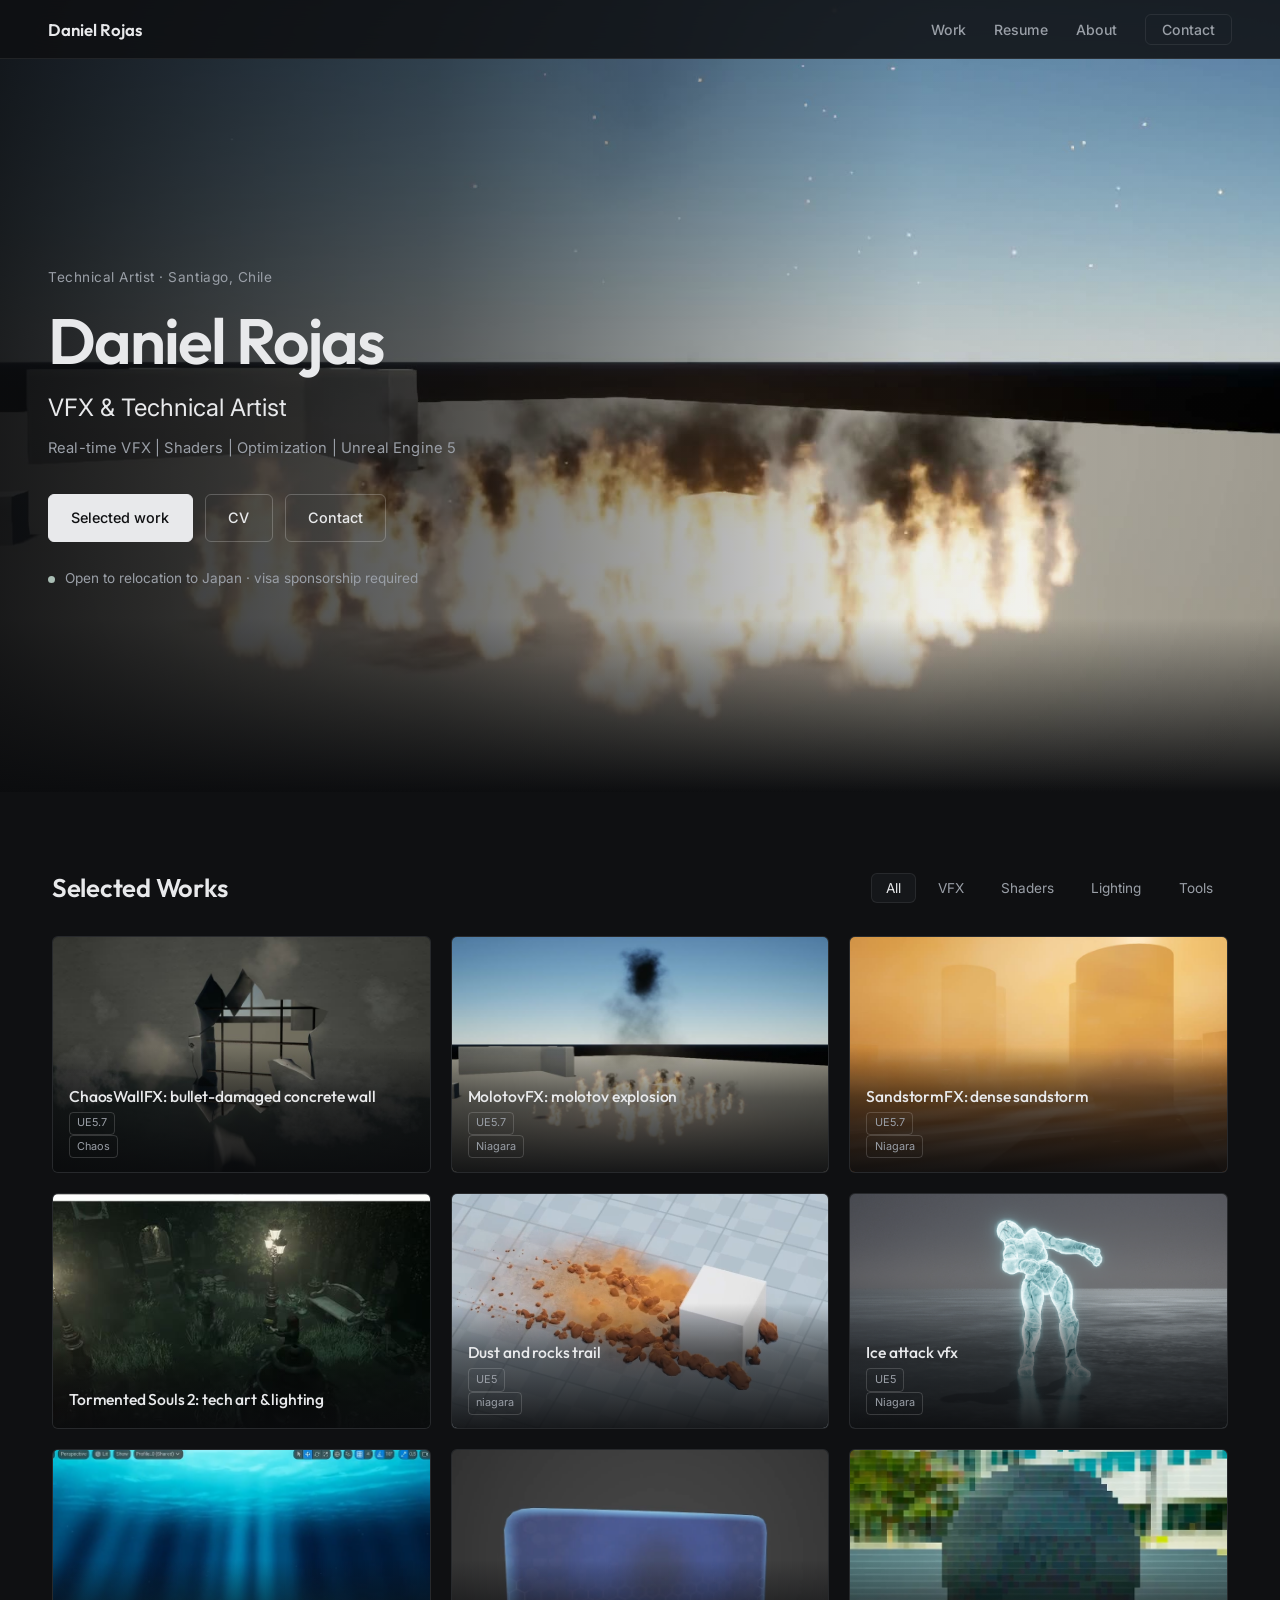
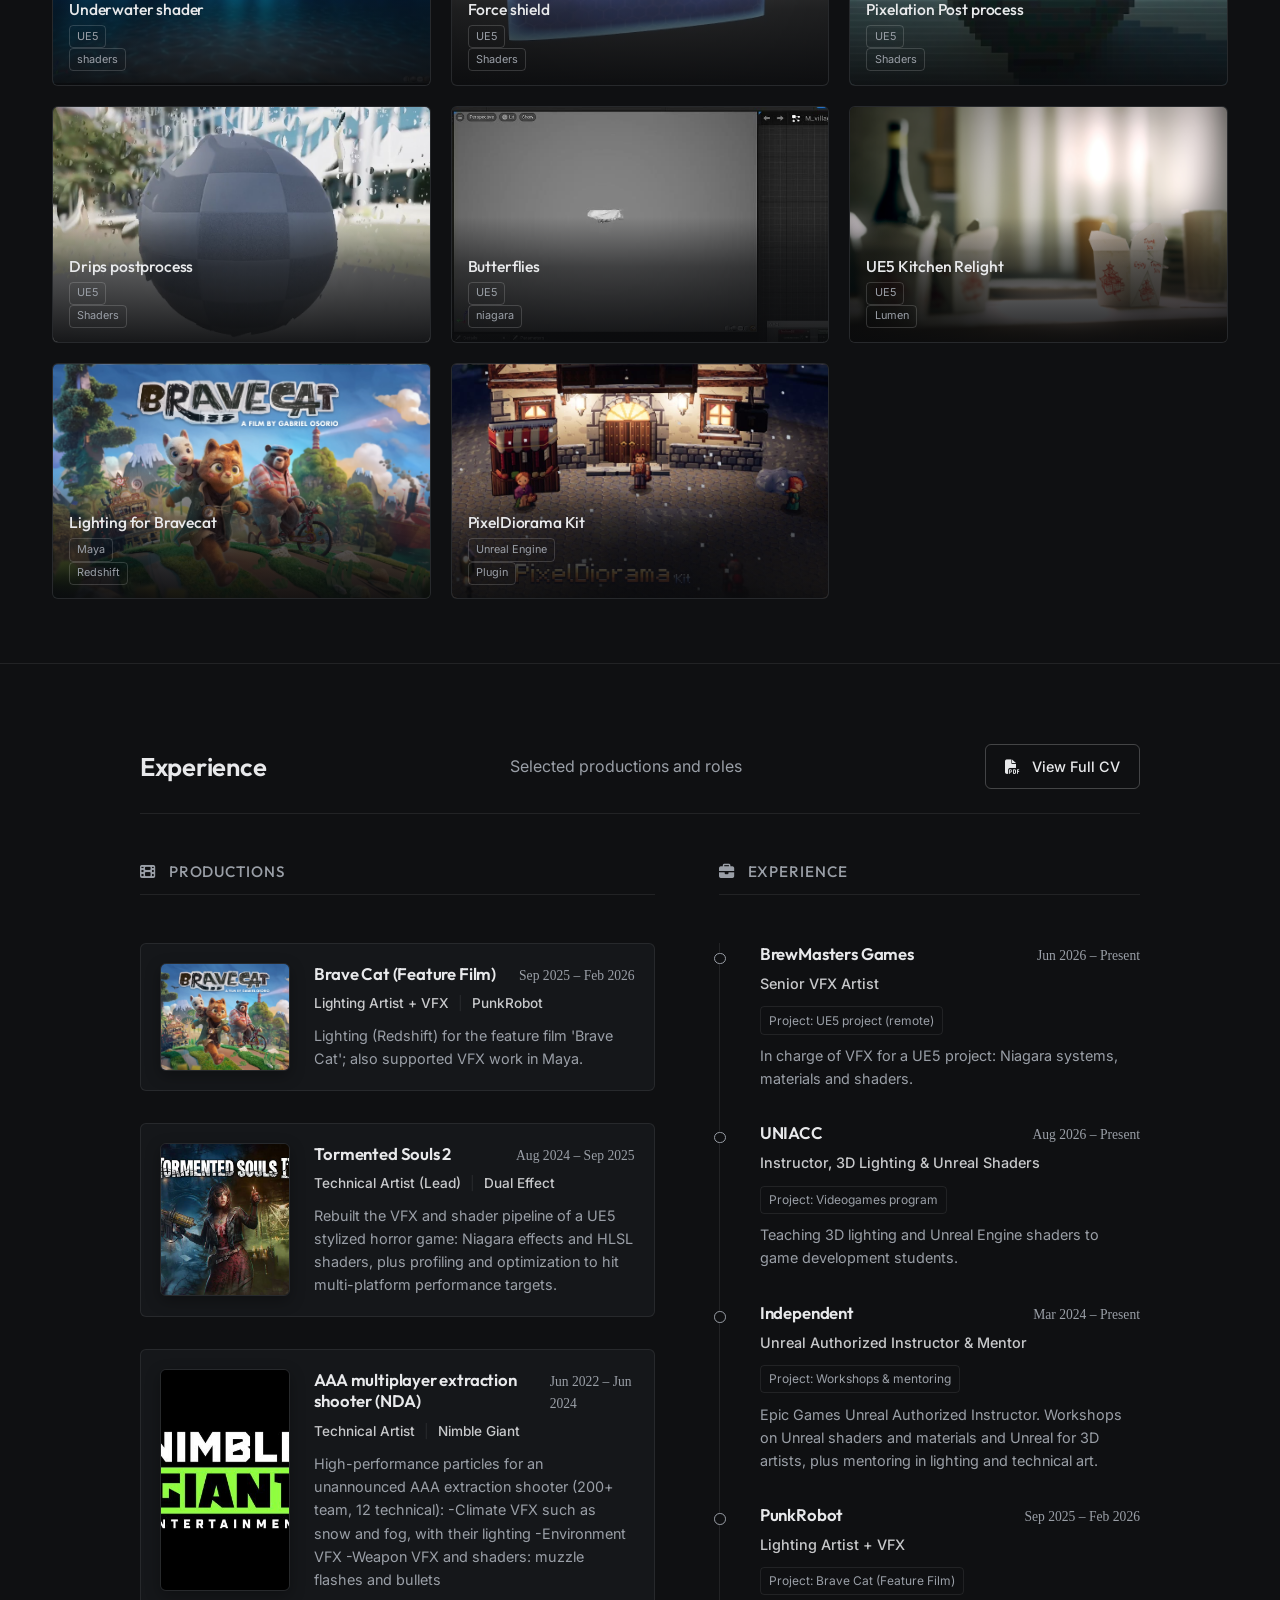
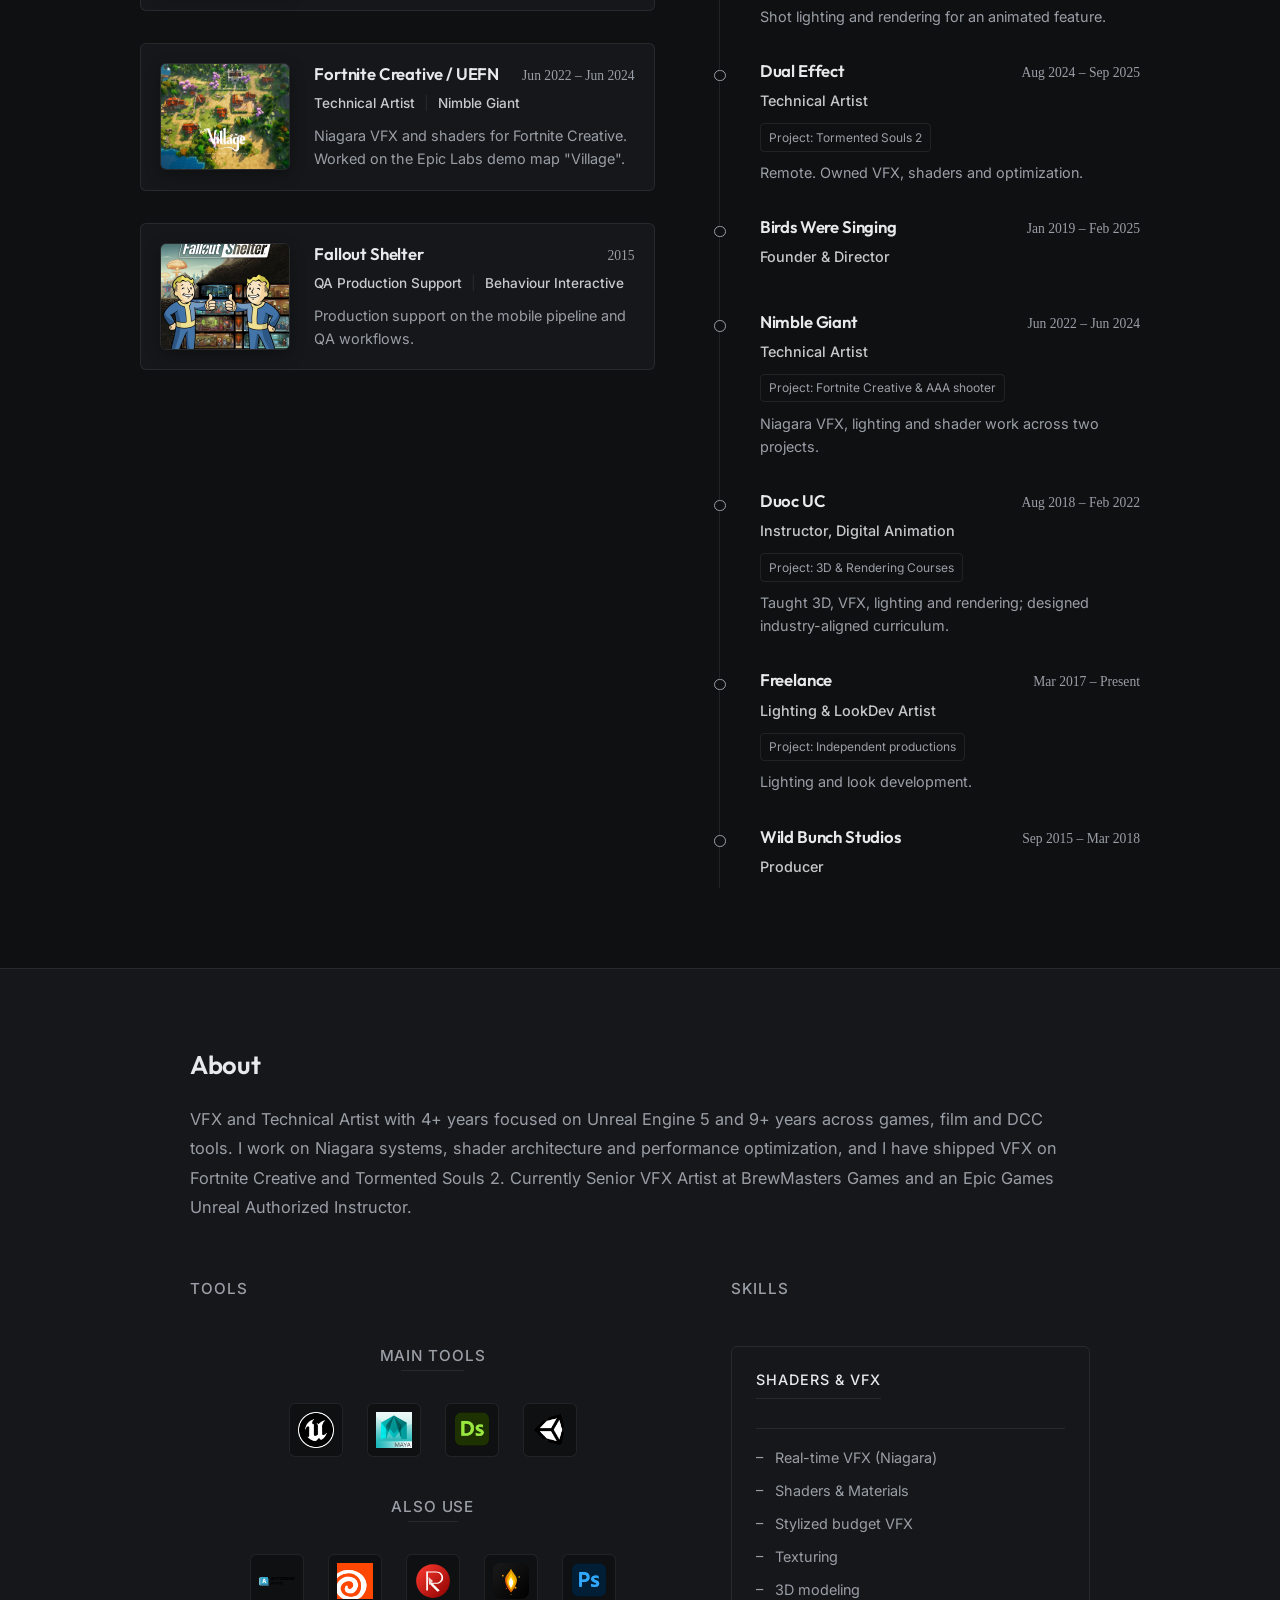
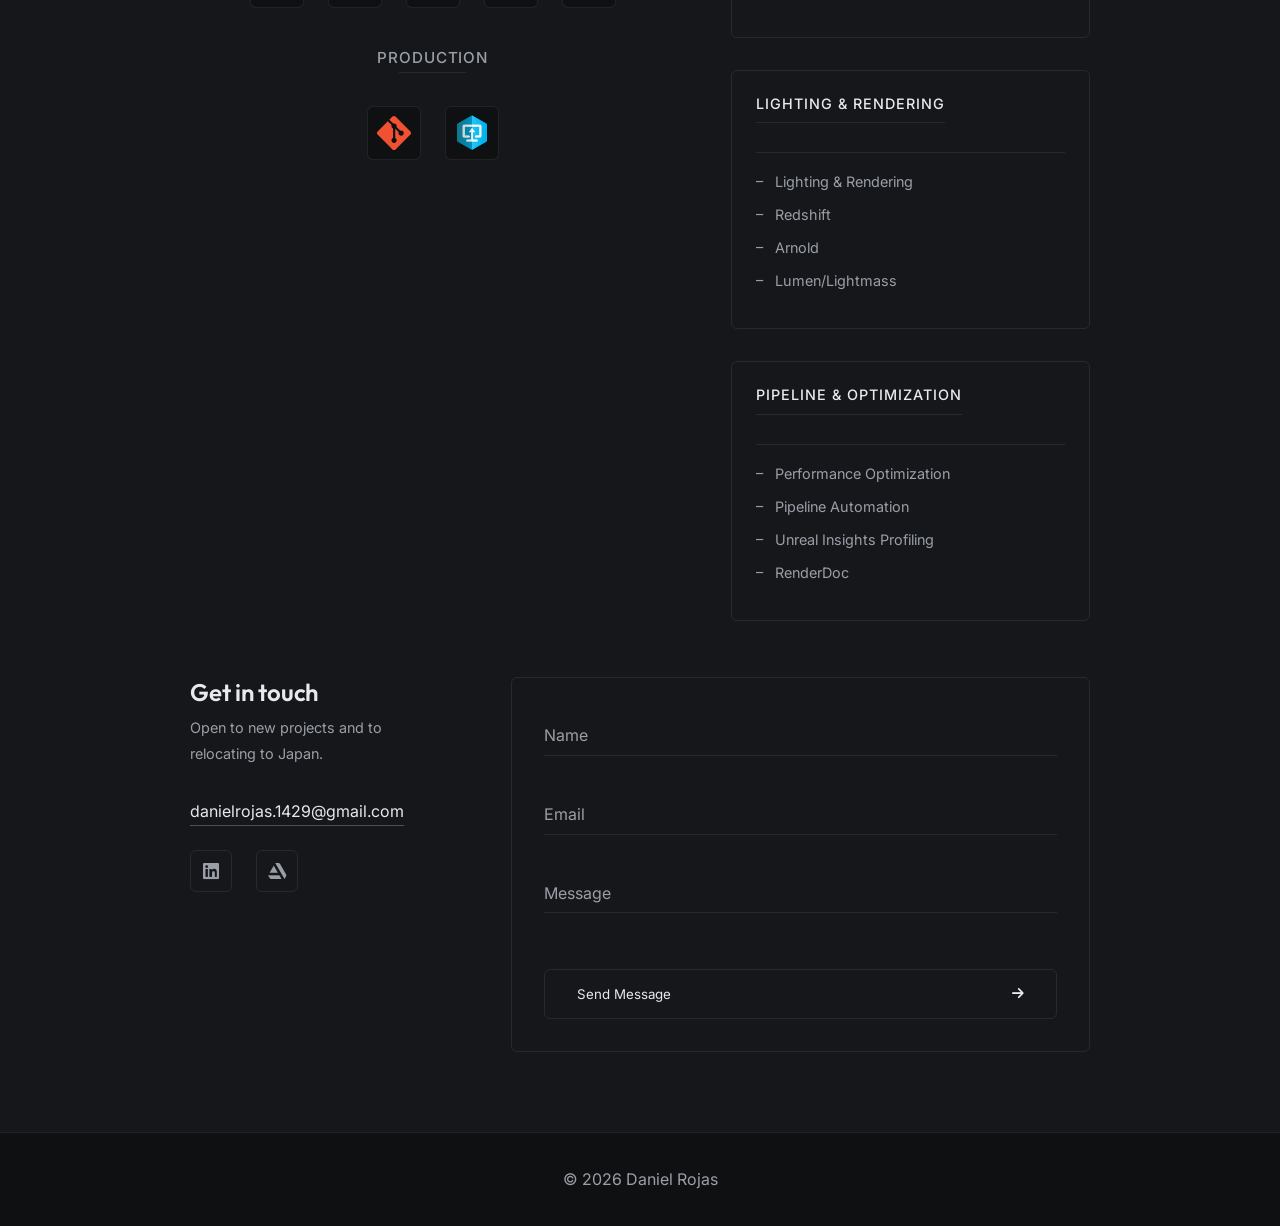
<file: index.html>
<!DOCTYPE html>
<html lang="en">

<head>
  <meta charset="UTF-8">
  <meta name="viewport" content="width=device-width, initial-scale=1.0">
  <title>Daniel Rojas | VFX &amp; Technical Artist</title>
  <meta name="description"
    content="Daniel Rojas is a VFX and Technical Artist working in Unreal Engine 5: Niagara VFX, shaders, lighting and performance optimization. Credits include Tormented Souls 2 and Fortnite Creative.">
  <meta name="theme-color" content="#0f1012">
  <link rel="canonical" href="https://danielrojas.xyz/">
  <meta property="og:type" content="website">
  <meta property="og:site_name" content="Daniel Rojas">
  <meta property="og:title" content="Daniel Rojas | VFX &amp; Technical Artist">
  <meta property="og:description" content="Niagara VFX, shaders, lighting and optimization in Unreal Engine 5.">
  <meta property="og:url" content="https://danielrojas.xyz/">
  <meta property="og:image" content="https://danielrojas.xyz/assets/reel/og.jpg">
  <meta name="twitter:card" content="summary_large_image">
  <meta name="twitter:title" content="Daniel Rojas | VFX &amp; Technical Artist">
  <meta name="twitter:description" content="Niagara VFX, shaders, lighting and optimization in Unreal Engine 5.">
  <meta name="twitter:image" content="https://danielrojas.xyz/assets/reel/og.jpg">
  <!-- Font Awesome -->
  <link rel="stylesheet" href="https://cdnjs.cloudflare.com/ajax/libs/font-awesome/6.4.0/css/all.min.css">
  <!-- Google Fonts -->
  <link rel="preconnect" href="https://fonts.googleapis.com">
  <link rel="preconnect" href="https://fonts.gstatic.com" crossorigin>
  <link
    href="https://fonts.googleapis.com/css2?family=Inter:wght@300;400;500;700&family=Outfit:wght@400;600;800&display=swap"
    rel="stylesheet">
  <!-- Favicon -->
  <link rel="icon" type="image/png" href="favicon.png">
  <link rel="stylesheet" href="style.css?v=10">
  <link rel="stylesheet" href="theme.css?v=2">
</head>

<body>
  <!-- Navigation -->
  <nav class="navbar" id="navbar">
    <div class="nav-container">
      <div class="logo">
        <a href="#top" class="logo-text">Daniel Rojas</a>
      </div>

      <button class="hamburger-btn" id="hamburger-btn" aria-label="Menu">
        <i class="fa-solid fa-bars"></i>
      </button>

      <ul class="nav-links" id="nav-links">
        <li><a href="#work">Work</a></li>

        <li><a href="#resume">Resume</a></li>
        <li><a href="#about">About</a></li>
        <li><a href="#contact" class="cta-btn">Contact</a></li>
      </ul>
    </div>
  </nav>

  <!-- Hero Section -->
  <header class="hero" id="top">
    <video class="hero-video" data-src="assets/reel/hero-loop.mp4" poster="assets/reel/hero-poster.jpg" muted loop
      playsinline preload="metadata" aria-hidden="true"></video>
    <div class="hero-shade"></div>
    <div class="hero-container">
      <div class="hero-split">
        <div class="hero-intro">
          <p class="eyebrow">Technical Artist &middot; Santiago, Chile</p>
          <h1><span class="name" id="hero-title">Daniel Rojas</span></h1>
          <p class="subtitle" id="hero-subtitle">VFX &amp; Technical Artist</p>
          <p class="mini-subtitle" id="hero-specialties">Real-time VFX | Shaders | Optimization | Unreal Engine 5</p>
          <div class="hero-buttons">
            <a href="#work" class="btn">Selected work</a>
            <a href="DanielRojas_CV_2026.pdf" class="btn btn-outline" target="_blank" rel="noopener">CV</a>
            <a href="#contact" class="btn btn-outline">Contact</a>
          </div>
          <p class="availability">Open to relocation to Japan &middot; visa sponsorship required</p>
        </div>
      </div>
    </div>
  </header>

  <!-- Main Content -->
  <main>
    <!-- Work Grid -->
    <section id="work" class="work-section reveal-on-scroll">
      <div class="section-header">
        <h2>Selected Works</h2>
        <div class="filters">
          <button id="private-reel-btn" class="filter-btn reel-btn" style="display: none;" title="Watch Private Tech-Art Reel">
             <i class="fa-solid fa-play"></i> Watch Private Reel
          </button>
          <button class="filter-btn active" data-filter="all">All</button>
          <button class="filter-btn" data-filter="vfx">VFX</button>
          <button class="filter-btn" data-filter="shaders">Shaders</button>
          <button class="filter-btn" data-filter="lighting">Lighting</button>
          <button class="filter-btn" data-filter="tools">Tools</button>
        </div>
      </div>

      <div class="bento-grid">
        <!-- Projects will be injected by JavaScript -->
      </div>
    </section>

    <!-- Resume Section -->
    <section id="resume" class="resume-section reveal-on-scroll">
      <div class="resume-container">
        <div class="resume-header">
          <h2 id="resume-title">Resume</h2>
          <p id="resume-subtitle">Professional Journey</p>
          <a href="DanielRojas_CV_2026.pdf" class="download-btn" id="resume-download" target="_blank" rel="noopener">
            <i class="fa-solid fa-file-pdf"></i> View Full CV
          </a>
          <button type="button" class="download-btn upload-cv-btn" id="upload-cv-btn" style="display: none; background: transparent; border: 1px dashed var(--accent-color); color: var(--accent-color); margin-left: 10px;">
            <i class="fa-solid fa-upload"></i> Upload PDF
          </button>
          <input type="file" id="upload-cv-file" style="display: none;" accept=".pdf">
        </div>
        <div class="resume-split-grid">
          <div class="resume-col">
            <h3 class="col-title"><i class="fa-solid fa-film"></i> Productions</h3>
            <div id="productions-timeline" class="productions-timeline">
              <!-- Projects will be injected by JS -->
            </div>
            <div class="production-add-btn-container">
              <button id="add-production-btn" class="btn btn-outline" style="width: 100%; margin-top: 1.5rem;"><i class="fa-solid fa-plus"></i> Add Production</button>
            </div>
          </div>
          <div class="resume-col">
            <h3 class="col-title"><i class="fa-solid fa-briefcase"></i> Experience</h3>
            <div id="experience-timeline" class="experience-timeline">
              <!-- Experience will be injected by JS -->
            </div>
            <div class="production-add-btn-container">
              <button id="add-experience-btn" class="btn btn-outline" style="width: 100%; margin-top: 1.5rem;"><i class="fa-solid fa-plus"></i> Add Experience</button>
            </div>
          </div>
        </div>
      </div>
    </section>

    <!-- About / Contact Section -->
    <section id="about" class="about-section reveal-on-scroll">
      <div class="about-container">
        <div class="profile-text">
          <h2 id="about-title">Bridging Art & Code</h2>
          <p id="about-description">I build the bridges that allow artists to cross the chasm of technical limitations.
          </p>
          <div class="skills-two-columns">
            <div class="skills-column">
              <h3>Tools</h3>
              <div id="tools-view">
                <!-- Dynamically populated by JS -->
              </div>
            </div>
            
            <div class="skills-column">
              <h3>Skills</h3>
              <div id="skills-view">
                <!-- Dynamically populated by JS -->
              </div>
            </div>
          </div>
          <input type="file" id="upload-skill-logo-file" style="display: none;" accept="image/*">
        </div>
        <div id="contact" class="contact-wrapper">
          <div class="contact-info">
            <h3 id="contact-title">Connect</h3>
            <p class="contact-desc" id="contact-description">Open to new projects and to relocating to Japan.</p>
            <a class="contact-email" href="mailto:danielrojas.1429@gmail.com">danielrojas.1429@gmail.com</a>
            <div class="social-links-minimal" id="social-links-container">
              <!-- Social links will be populated by JS -->
            </div>
          </div>

          <form id="contact-form" class="contact-form">
            <div class="input-group">
              <input type="text" id="name" required placeholder=" ">
              <label for="name">Name</label>
            </div>
            <div class="input-group">
              <input type="email" id="email" required placeholder=" ">
              <label for="email">Email</label>
            </div>
            <div class="input-group">
              <textarea id="message" required placeholder=" " rows="1"></textarea>
              <label for="message">Message</label>
            </div>
            <button type="submit" class="submit-btn" id="submit-btn">
              <span>Send Message</span>
              <i class="fa-solid fa-arrow-right"></i>
            </button>
          </form>
        </div>
      </div>
    </section>
  </main>

  <footer>
    <div class="footer-content">
      <p id="footer-text">© 2026 Daniel Rojas</p>
    </div>
  </footer>

  <!-- Modal System -->
  <div id="project-modal" class="modal">
    <div class="modal-content">
      <button class="close-modal">&times;</button>
      <div class="modal-body">
        <div class="modal-media-wrapper" style="flex: 1 1 65%; display: flex; flex-direction: column; background: #000; position: relative; min-width: 0;">
          <div class="modal-media" id="modal-visual-container" style="flex: 1; min-height: 0; display: flex; align-items: center; justify-content: center; overflow: hidden; position: relative;">
            <!-- Media will be injected here -->
          </div>
          <!-- Slide Control Bar (visible in Edit Mode only) -->
          <div id="modal-slide-controls" style="display: none; background: rgba(20, 20, 20, 0.95); border-top: 1px solid var(--border-color); padding: 10px 15px; align-items: center; gap: 12px; flex-wrap: wrap;">
            <!-- Inputs and buttons injected dynamically -->
          </div>
        </div>
        
        <!-- Mini view toggle / Tabs -->
        <div class="view-toggle" id="view-toggle">
          <!-- Gallery buttons will be injected here -->
        </div>
        
        <div class="modal-info">
          <!-- Project Admin Controls (visible in Edit Mode only) -->
          <div id="modal-project-admin-controls" style="display: none; background: rgba(16, 185, 129, 0.08); border: 1px solid rgba(16, 185, 129, 0.3); padding: 12px; border-radius: 6px; margin-bottom: 15px; flex-direction: column; gap: 8px;">
            <div style="font-weight: bold; color: var(--accent-color); font-size: 0.8rem; display: flex; align-items: center; gap: 6px;">
              <i class="fa-solid fa-screwdriver-wrench"></i> Project Edit Mode
            </div>
            <div style="display: flex; gap: 6px; flex-wrap: wrap;">
              <button type="button" class="btn btn-outline" id="modal-change-thumb-btn" style="font-size: 0.75rem; padding: 4px 8px; height: auto; line-height: normal; flex: 1; display: inline-flex; align-items: center; justify-content: center; gap: 4px;"><i class="fa-solid fa-image"></i> Cover Thumbnail</button>
              <input type="file" id="modal-change-thumb-file" style="display: none;" accept="image/*">
              
              <button type="button" class="btn btn-outline" id="modal-open-full-edit-btn" style="font-size: 0.75rem; padding: 4px 8px; height: auto; line-height: normal; flex: 1; display: inline-flex; align-items: center; justify-content: center; gap: 4px;"><i class="fa-solid fa-sliders"></i> Full Settings</button>
            </div>
          </div>

          <div class="modal-header">
            <h2 id="modal-title">Project Title</h2>
            <!-- Editable tags area -->
            <div id="modal-tags-edit-container" style="display: none; margin-top: 8px; width: 100%;">
              <label style="font-size: 0.75rem; color: var(--text-secondary); display: block; margin-bottom: 2px;">Tags (comma-separated):</label>
              <input type="text" id="modal-tags-input" style="width: 100%; padding: 4px 8px; font-size: 0.8rem; background: rgba(0,0,0,0.3); border: 1px solid var(--border-color); color: var(--text-primary); border-radius: 4px; font-family: inherit;">
            </div>
            <div class="modal-tags" id="modal-tags"></div>
          </div>
          <p id="modal-description">Description goes here.</p>
        </div>
      </div>
    </div>
  </div>

  <!-- Password Modal for Confidential Projects -->
  <div id="classified-modal" class="modal">
    <div class="modal-content classified-modal-content">
      <button class="close-modal" id="close-classified">&times;</button>
      <div class="classified-auth-container">
        <div class="lock-icon-large">
          <i class="fa-solid fa-user-secret"></i>
        </div>
        <h2>NDA Restricted Area</h2>
        <p>This section contains confidential projects. Please enter your access key to continue.</p>
        
        <div class="password-input-wrapper">
          <input type="password" id="classified-pass" placeholder="Enter Access Key" autocomplete="off">
          <button id="submit-pass" class="submit-pass-btn">
            <i class="fa-solid fa-key"></i>
          </button>
        </div>
        <p id="pass-error" class="error-msg"></p>
      </div>
    </div>
  </div>

  <!-- Live Edit Floating Toolbar -->
  <div id="edit-toolbar" class="edit-toolbar">
    <button id="toggle-edit-btn" class="edit-btn"><i class="fa-solid fa-pen-to-square"></i> Edit Portfolio</button>
    <button id="save-edit-btn" class="edit-btn save-btn" style="display: none;"><i class="fa-solid fa-floppy-disk"></i> Save Changes</button>
    <button id="cancel-edit-btn" class="edit-btn cancel-btn" style="display: none;"><i class="fa-solid fa-xmark"></i> Cancel</button>
  </div>

  <!-- Live Edit Project Modal -->
  <div id="edit-project-modal" class="modal">
    <div class="modal-content edit-project-content">
      <button class="close-modal" id="close-project-edit">&times;</button>
      <h2>Edit Item</h2>
      <form id="edit-project-form" class="edit-project-form">
        <input type="hidden" id="edit-proj-id">
        <input type="hidden" id="edit-proj-type"> <!-- 'portfolio' or 'production' -->
        
        <div class="input-group-edit">
          <label for="edit-proj-title">Title</label>
          <input type="text" id="edit-proj-title" required>
        </div>
        
        <div class="input-group-edit row-conditional-production">
          <label for="edit-proj-company">Company/Studio</label>
          <input type="text" id="edit-proj-company">
        </div>

        <div class="input-group-edit row-conditional-production">
          <label for="edit-proj-role">Role</label>
          <input type="text" id="edit-proj-role">
        </div>

        <div class="input-group-edit flex-row-edit">
          <div>
            <label for="edit-proj-period">Period / Date</label>
            <input type="text" id="edit-proj-period" placeholder="e.g. 2026 - Present">
          </div>
          <div>
            <label for="edit-proj-category">Category</label>
            <select id="edit-proj-category">
              <option value="shaders">Shaders</option>
              <option value="vfx">VFX</option>
              <option value="tools">Tools</option>
              <option value="lighting">Lighting</option>
              <option value="optimization">Optimization</option>
            </select>
          </div>
        </div>

        <div class="input-group-edit">
          <label for="edit-proj-thumbnail">Thumbnail / Image URL</label>
          <div style="display: flex; gap: 10px;">
            <input type="text" id="edit-proj-thumbnail" placeholder="assets/uploads/your_image.jpg" style="flex: 1;">
            <button type="button" class="btn btn-outline" id="upload-proj-thumb-btn" style="padding: 0 1rem; font-size: 0.85rem;"><i class="fa-solid fa-upload"></i> Upload</button>
            <input type="file" id="upload-proj-thumb-file" style="display: none;" accept="image/*,video/*">
          </div>
        </div>

        <div class="input-group-edit">
          <label for="edit-proj-description">Description</label>
          <textarea id="edit-proj-description" rows="3" required></textarea>
        </div>

        <div class="input-group-edit">
          <label for="edit-proj-tags">Tags (comma-separated)</label>
          <input type="text" id="edit-proj-tags" placeholder="UE5, Niagara, HLSL">
        </div>

        <!-- Project Gallery Manager -->
        <div class="input-group-edit" id="gallery-manager-group" style="display: none; margin-top: 1rem; border-top: 1px solid var(--border-color); padding-top: 1.5rem;">
          <label style="margin-bottom: 0.8rem; display: block; font-weight: bold; color: var(--accent-color);">Project Content Gallery</label>
          <div id="gallery-items-container">
            <!-- Dynamic gallery items will be injected by JavaScript -->
          </div>
          <button type="button" class="btn btn-outline" id="add-gallery-item-btn" style="width: 100%; margin-top: 10px;">
            <i class="fa-solid fa-plus"></i> Add Image / Video Slide
          </button>
        </div>

        <div class="edit-modal-actions">
          <button type="submit" class="btn btn-save"><i class="fa-solid fa-check"></i> Apply</button>
          <button type="button" class="btn btn-outline" id="cancel-project-edit">Cancel</button>
        </div>
      </form>
    </div>
  </div>

  <script src="script.js?v=13"></script>
  <script src="site.js?v=2"></script>
</body>

</html>
</file>
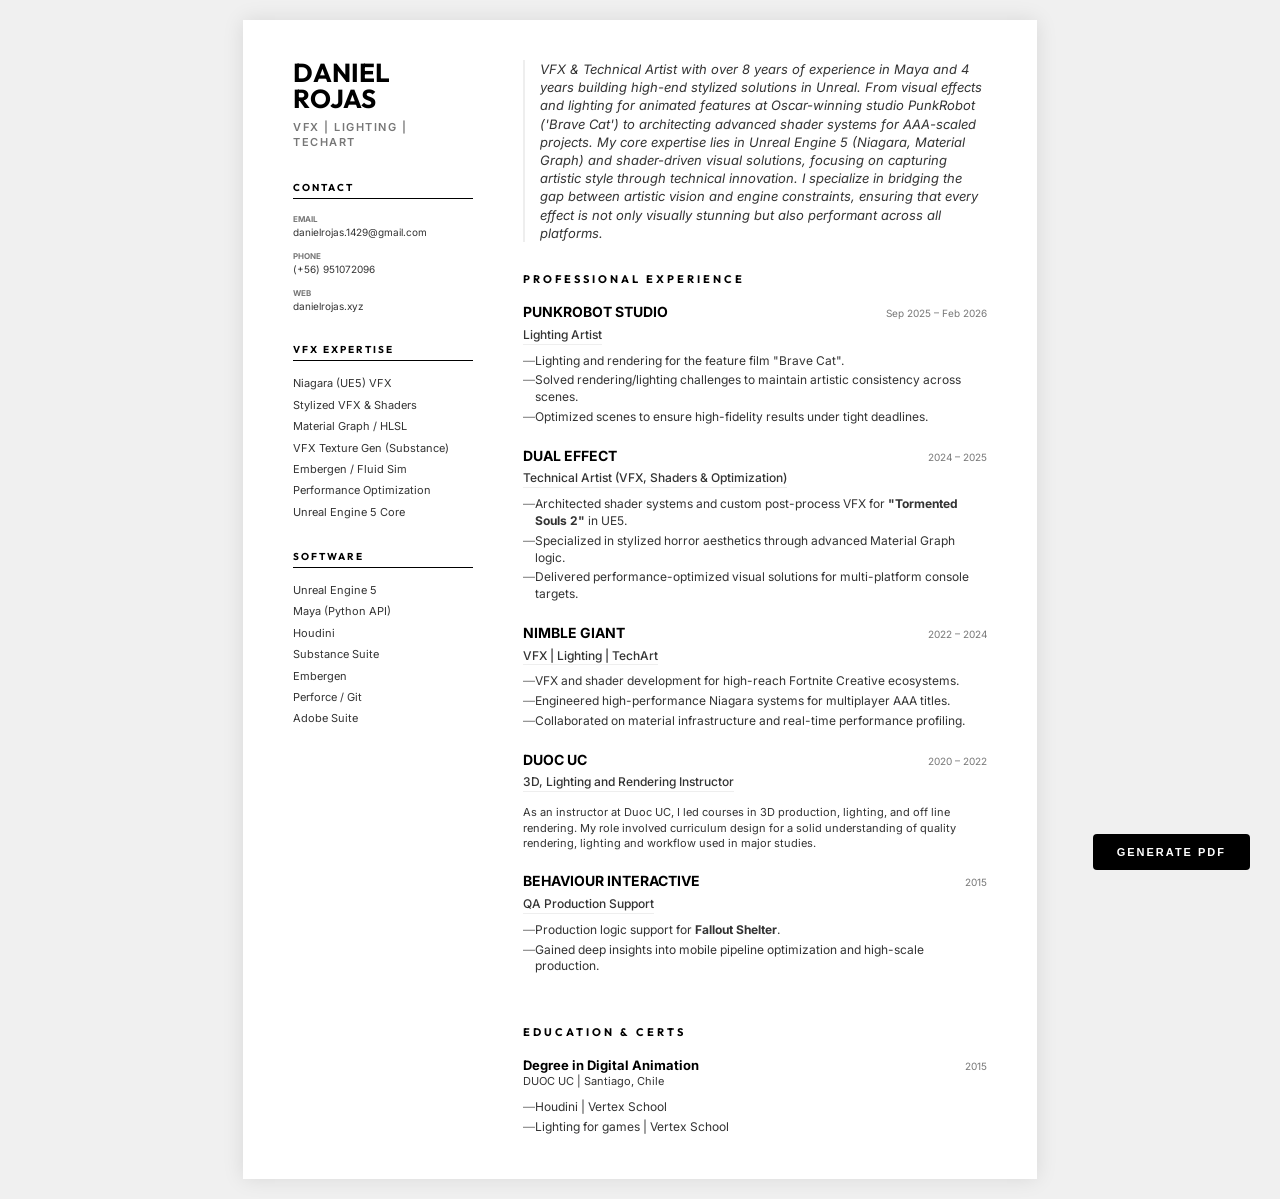
<file: CV_DanielRojas_2025.html>
<!DOCTYPE html>
<html lang="en">

<head>
    <meta charset="UTF-8">
    <meta name="viewport" content="width=device-width, initial-scale=1.0">
    <title>Daniel Rojas | VFX | Lighting | TechArt</title>
    <link rel="preconnect" href="https://fonts.googleapis.com">
    <link rel="preconnect" href="https://fonts.gstatic.com" crossorigin>
    <link
        href="https://fonts.googleapis.com/css2?family=Inter:wght@300;400;600;700&family=Outfit:wght@500;700&display=swap"
        rel="stylesheet">
    <link rel="stylesheet" href="https://cdnjs.cloudflare.com/ajax/libs/font-awesome/6.4.0/css/all.min.css">
    <style>
        :root {
            --primary: #000000;
            --secondary: #333333;
            --muted: #777777;
            --border: #eeeeee;
            --bg: #ffffff;
        }

        * {
            margin: 0;
            padding: 0;
            box-sizing: border-box;
            -webkit-print-color-adjust: exact;
            print-color-adjust: exact;
        }

        body {
            font-family: 'Inter', sans-serif;
            color: var(--primary);
            line-height: 1.4;
            background-color: #f0f0f0;
        }

        .cv-page {
            width: 210mm;
            min-height: 297mm;
            margin: 20px auto;
            background: var(--bg);
            padding: 40px 50px;
            display: grid;
            grid-template-columns: 180px 1fr;
            gap: 50px;
            box-shadow: 0 0 20px rgba(0, 0, 0, 0.1);
        }

        @media print {
            body {
                background: none;
            }

            .cv-page {
                margin: 0 !important;
                width: 210mm !important;
                height: 297mm !important;
                padding: 15mm 20mm !important;
                gap: 40px !important;
                grid-template-columns: 160px 1fr !important;
                box-shadow: none !important;
                overflow: hidden;
            }

            .sidebar {
                gap: 20px !important;
            }

            .main-content {
                gap: 25px !important;
            }

            .summary {
                font-size: 11.5px !important;
                line-height: 1.5 !important;
                margin-bottom: 5px !important;
            }

            .section-title {
                margin-bottom: 12px !important;
                letter-spacing: 2.5px !important;
                font-size: 11.5px !important;
            }

            .experience-item {
                margin-bottom: 18px !important;
            }

            .exp-company {
                font-size: 14px !important;
            }

            .exp-role {
                font-size: 11.5px !important;
                margin-bottom: 4px !important;
            }

            .exp-desc li {
                font-size: 10.5px !important;
                margin-bottom: 3.5px !important;
                line-height: 1.4 !important;
            }

            .profile-header h1 {
                font-size: 24px !important;
                margin-bottom: 8px !important;
            }

            .profile-header p {
                font-size: 11.5px !important;
            }

            .sidebar-section h2 {
                margin-bottom: 12px !important;
                font-size: 11px !important;
            }

            .item-list li {
                font-size: 11px !important;
                margin-bottom: 3px !important;
                line-height: 1.3 !important;
            }

            .contact-info {
                gap: 15px !important;
            }

            .contact-item span:first-child {
                font-size: 9px !important;
                margin-bottom: 2px !important;
            }

            .contact-item a,
            .contact-item span:last-child {
                font-size: 10.5px !important;
            }

            .no-print {
                display: none !important;
            }
        }

        /* Sidebar */
        .sidebar {
            display: flex;
            flex-direction: column;
            gap: 30px;
        }

        .profile-header h1 {
            font-family: 'Outfit', sans-serif;
            font-size: 26px;
            font-weight: 700;
            line-height: 1;
            margin-bottom: 8px;
            text-transform: uppercase;
        }

        .profile-header p {
            font-size: 11px;
            font-weight: 600;
            color: var(--muted);
            text-transform: uppercase;
            letter-spacing: 1.5px;
        }

        .sidebar-section h2 {
            font-family: 'Outfit', sans-serif;
            font-size: 10px;
            text-transform: uppercase;
            letter-spacing: 2px;
            margin-bottom: 15px;
            border-bottom: 1px solid var(--primary);
            padding-bottom: 3px;
        }

        .contact-info {
            display: flex;
            flex-direction: column;
            gap: 12px;
            font-size: 10px;
        }

        .contact-item {
            display: flex;
            flex-direction: column;
        }

        .contact-item span:first-child {
            font-weight: 700;
            font-size: 8px;
            text-transform: uppercase;
            color: var(--muted);
        }

        .contact-item a,
        .contact-item span:last-child {
            color: var(--secondary);
            text-decoration: none;
        }

        .item-list {
            list-style: none;
            display: flex;
            flex-direction: column;
            gap: 6px;
            font-size: 11px;
            color: var(--secondary);
        }

        /* Main Content */
        .main-content {
            display: flex;
            flex-direction: column;
            gap: 30px;
        }

        .summary {
            font-size: 13px;
            color: var(--secondary);
            font-style: italic;
            border-left: 2px solid var(--border);
            padding-left: 15px;
        }

        .section-title {
            font-family: 'Outfit', sans-serif;
            font-size: 11px;
            font-weight: 700;
            text-transform: uppercase;
            letter-spacing: 3px;
            margin-bottom: 15px;
        }

        .experience-item {
            margin-bottom: 20px;
        }

        .exp-header {
            display: flex;
            justify-content: space-between;
            align-items: baseline;
        }

        .exp-company {
            font-weight: 700;
            font-size: 14px;
            text-transform: uppercase;
        }

        .exp-date {
            font-size: 10px;
            color: var(--muted);
        }

        .exp-role {
            font-weight: 500;
            font-size: 12px;
            color: var(--secondary);
            margin-bottom: 8px;
            border-bottom: 1px solid var(--border);
            display: inline-block;
        }

        .exp-desc {
            list-style: none;
            font-size: 12px;
            color: var(--secondary);
        }

        .exp-desc li {
            position: relative;
            padding-left: 12px;
            margin-bottom: 3px;
        }

        .exp-desc li::before {
            content: "—";
            position: absolute;
            left: 0;
            color: var(--muted);
        }

        .education-item {
            margin-bottom: 10px;
        }

        .edu-degree {
            font-weight: 700;
            font-size: 13px;
        }

        .edu-school {
            font-size: 11px;
            color: var(--secondary);
        }

        .no-print-btn {
            position: fixed;
            bottom: 30px;
            right: 30px;
            background: #000;
            color: #fff;
            padding: 12px 24px;
            border-radius: 4px;
            border: none;
            font-size: 11px;
            font-weight: 700;
            text-transform: uppercase;
            letter-spacing: 2px;
            cursor: pointer;
            z-index: 100;
        }
    </style>
</head>

<body>
    <button class="no-print-btn no-print" onclick="window.print()">Generate PDF</button>
    <div class="cv-page">
        <aside class="sidebar">
            <div class="profile-header">
                <h1>DANIEL<br>ROJAS</h1>
                <p>VFX | Lighting | TechArt</p>
            </div>
            <div class="sidebar-section">
                <h2>Contact</h2>
                <div class="contact-info">
                    <div class="contact-item"><span>Email</span><a
                            href="mailto:danielrojas.1429@gmail.com">danielrojas.1429@gmail.com</a></div>
                    <div class="contact-item"><span>Phone</span><span>(+56) 951072096</span></div>
                    <div class="contact-item"><span>Web</span><a href="https://danielrojas.xyz">danielrojas.xyz</a>
                    </div>
                </div>
            </div>
            <div class="sidebar-section">
                <h2>VFX Expertise</h2>
                <ul class="item-list">
                    <li>Niagara (UE5) VFX</li>
                    <li>Stylized VFX & Shaders</li>
                    <li>Material Graph / HLSL</li>
                    <li>VFX Texture Gen (Substance)</li>
                    <li>Embergen / Fluid Sim</li>
                    <li>Performance Optimization</li>
                    <li>Unreal Engine 5 Core</li>
                </ul>
            </div>
            <div class="sidebar-section">
                <h2>Software</h2>
                <ul class="item-list">
                    <li>Unreal Engine 5</li>
                    <li>Maya (Python API)</li>
                    <li>Houdini</li>
                    <li>Substance Suite</li>
                    <li>Embergen</li>
                    <li>Perforce / Git</li>
                    <li>Adobe Suite</li>
                </ul>
            </div>
        </aside>

        <main class="main-content">
            <section class="summary">
                VFX & Technical Artist with over 8 years of experience in Maya and 4 years building high-end stylized solutions in Unreal. From visual effects and lighting for animated features at Oscar-winning studio PunkRobot ('Brave Cat') to architecting advanced shader systems for AAA-scaled projects. My core expertise lies in Unreal Engine 5 (Niagara, Material Graph) and shader-driven visual solutions, focusing on capturing artistic style through technical innovation. I specialize in bridging the gap between artistic vision and engine constraints, ensuring that every effect is not only visually stunning but also performant across all platforms.
            </section>

            <section>
                <div class="section-title">Professional Experience</div>
                <div class="experience-item">
                    <div class="exp-header"><span class="exp-company">PunkRobot Studio</span><span class="exp-date">Sep 2025
                            – Feb 2026</span></div>
                    <div class="exp-role">Lighting Artist</div>
                    <ul class="exp-desc">
                        <li>Lighting and rendering for the feature film "Brave Cat".</li>
                        <li>Solved rendering/lighting challenges to maintain artistic consistency across scenes.</li>
                        <li>Optimized scenes to ensure high-fidelity results under tight deadlines.</li>
                    </ul>
                </div>
                <div class="experience-item">
                    <div class="exp-header"><span class="exp-company">Dual Effect</span><span class="exp-date">2024 –
                            2025</span></div>
                    <div class="exp-role">Technical Artist (VFX, Shaders & Optimization)</div>
                    <ul class="exp-desc">
                        <li>Architected shader systems and custom post-process VFX for <strong>"Tormented Souls 2"</strong> in UE5.
                        </li>
                        <li>Specialized in stylized horror aesthetics through advanced Material Graph logic.
                        </li>
                        <li>Delivered performance-optimized visual solutions for multi-platform console targets.</li>
                    </ul>
                </div>
                <div class="experience-item">
                    <div class="exp-header"><span class="exp-company">Nimble Giant</span><span class="exp-date">2022 –
                            2024</span></div>
                    <div class="exp-role">VFX | Lighting | TechArt</div>
                    <ul class="exp-desc">
                        <li>VFX and shader development for high-reach Fortnite Creative ecosystems.</li>
                        <li>Engineered high-performance Niagara systems for multiplayer AAA titles.</li>
                        <li>Collaborated on material infrastructure and real-time performance profiling.</li>
                    </ul>
                </div>
                <div class="experience-item">
                    <div class="exp-header"><span class="exp-company">Duoc UC</span><span class="exp-date">2020 –
                            2022</span></div>
                    <div class="exp-role">3D, Lighting and Rendering Instructor</div>
                    <p class="summary" style="padding-left: 0; border: none; font-size: 11px; margin-top: 5px; font-style: normal;">
                        As an instructor at Duoc UC, I led courses in 3D production, lighting, and off line rendering. My role involved curriculum design for a solid understanding of quality rendering, lighting and workflow used in major studies.
                    </p>
                </div>
                <div class="experience-item">
                    <div class="exp-header"><span class="exp-company">Behaviour Interactive</span><span
                            class="exp-date">2015</span></div>
                    <div class="exp-role">QA Production Support</div>
                    <ul class="exp-desc">
                        <li>Production logic support for <strong>Fallout Shelter</strong>.</li>
                        <li>Gained deep insights into mobile pipeline optimization and high-scale production.</li>
                    </ul>
                </div>
            </section>

            <section>
                <div class="section-title">Education & Certs</div>
                <div class="education-item">
                    <div class="exp-header"><span class="edu-degree">Degree in Digital Animation</span><span
                            class="exp-date">2015</span></div>
                    <p class="edu-school">DUOC UC | Santiago, Chile</p>
                </div>
                <ul class="exp-desc">
                    <li>Houdini | Vertex School</li>
                    <li>Lighting for games | Vertex School</li>
                </ul>
            </section>
        </main>
    </div>
</body>

</html>
</file>
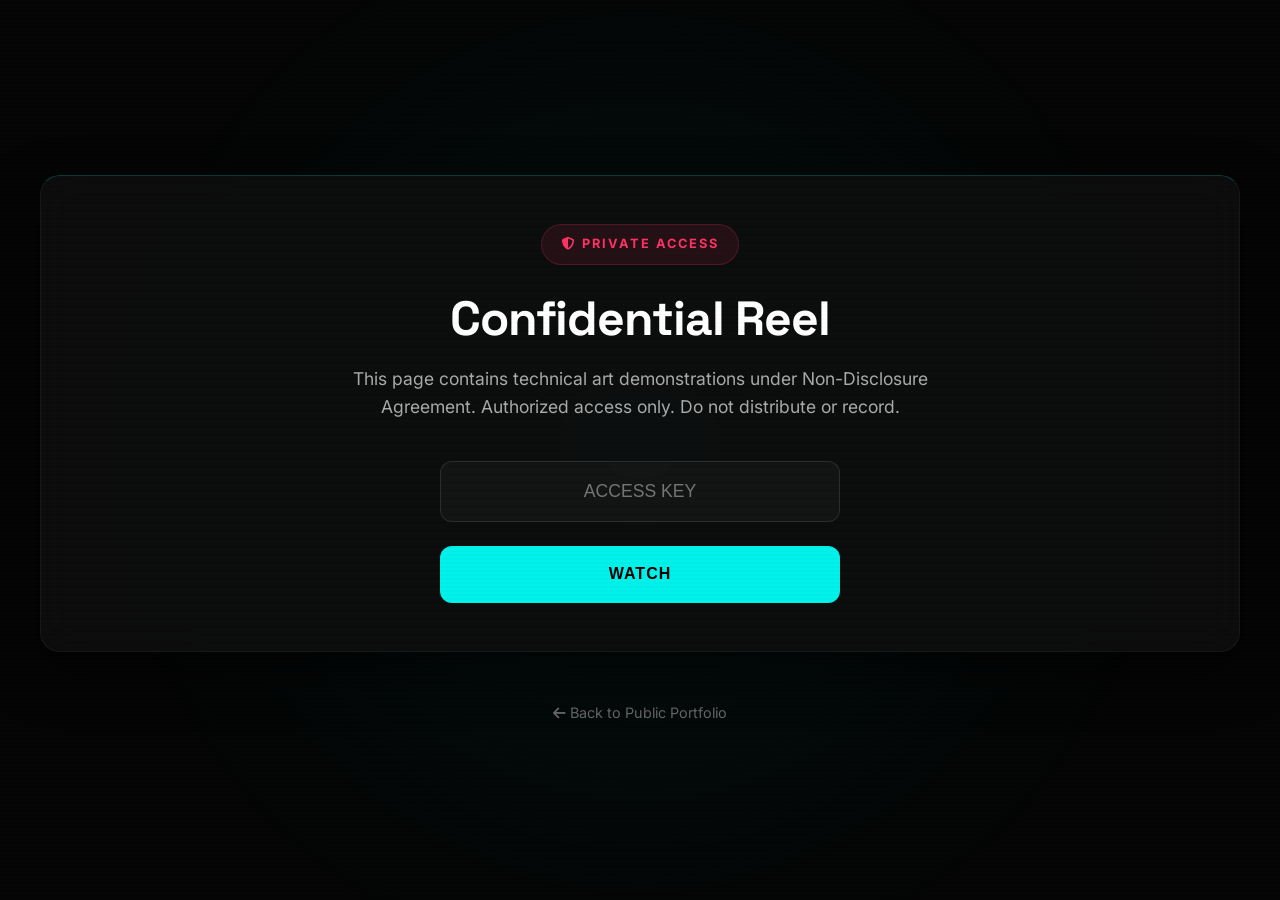
<file: private.html>
<!DOCTYPE html>
<html lang="en">
<head>
    <meta charset="UTF-8">
    <meta name="viewport" content="width=device-width, initial-scale=1.0">
    <title>Private Technical Art Reel | Daniel Rojas</title>
    
    <!-- External Fonts & Icons -->
    <link rel="preconnect" href="https://fonts.googleapis.com">
    <link rel="preconnect" href="https://fonts.gstatic.com" crossorigin>
    <link href="https://fonts.googleapis.com/css2?family=Inter:wght@400;600;700&family=Space+Grotesk:wght@700&display=swap" rel="stylesheet">
    <link rel="stylesheet" href="https://cdnjs.cloudflare.com/ajax/libs/font-awesome/6.4.0/css/all.min.css">
    
    <!-- Shared Styles -->
    <link rel="stylesheet" href="style.css">
    
    <style>
        :root {
            --private-accent: #00f2ea;
            --private-danger: #ff3366;
        }

        body {
            background-color: #050505;
            display: flex;
            align-items: center;
            justify-content: center;
            min-height: 100vh;
            margin: 0;
            padding: 20px;
            overflow-x: hidden;
        }

        .private-container {
            width: 100%;
            max-width: 1200px;
            text-align: center;
            position: relative;
            z-index: 2;
        }

        .disclaimer-card {
            background: rgba(15, 15, 15, 0.8);
            border: 1px solid rgba(255, 255, 255, 0.05);
            -webkit-backdrop-filter: blur(20px);
            backdrop-filter: blur(20px);
            padding: 3rem;
            border-radius: 20px;
            box-shadow: 0 20px 50px rgba(0, 0, 0, 0.5);
            margin-bottom: 2rem;
            border-top: 1px solid rgba(0, 242, 234, 0.2);
        }

        .disclaimer-badge {
            background: rgba(255, 51, 102, 0.1);
            color: var(--private-danger);
            padding: 0.5rem 1.2rem;
            border-radius: 50px;
            font-size: 0.8rem;
            font-weight: 700;
            text-transform: uppercase;
            letter-spacing: 2px;
            display: inline-block;
            margin-bottom: 1.5rem;
            border: 1px solid rgba(255, 51, 102, 0.2);
        }

        .disclaimer-card h1 {
            font-size: 3rem;
            margin-bottom: 1rem;
            color: #fff;
            letter-spacing: -1px;
        }

        .disclaimer-card p {
            color: #aaa;
            max-width: 600px;
            margin: 0 auto 2.5rem;
            font-size: 1.1rem;
            line-height: 1.6;
        }

        .auth-box {
            max-width: 400px;
            margin: 0 auto;
        }

        .auth-box input {
            width: 100%;
            padding: 1.2rem;
            background: rgba(255, 255, 255, 0.03);
            border: 1px solid rgba(255, 255, 255, 0.1);
            border-radius: 12px;
            color: #fff;
            font-size: 1.1rem;
            text-align: center;
            margin-bottom: 1.5rem;
            outline: none;
            transition: all 0.3s ease;
        }

        .auth-box input:focus {
            border-color: var(--private-accent);
            background: rgba(0, 242, 234, 0.05);
            box-shadow: 0 0 20px rgba(0, 242, 234, 0.1);
        }

        .enter-btn {
            width: 100%;
            padding: 1.2rem;
            background: var(--private-accent);
            color: #000;
            border: none;
            border-radius: 12px;
            font-weight: 700;
            font-size: 1rem;
            cursor: pointer;
            transition: all 0.3s ease;
            text-transform: uppercase;
            letter-spacing: 1px;
        }

        .enter-btn:hover {
            transform: translateY(-3px);
            box-shadow: 0 10px 30px rgba(0, 242, 234, 0.4);
            filter: brightness(1.1);
        }

        /* Reel Player - Hidden by default */
        #reel-player-container {
            display: none;
            width: 100%;
            background: #000;
            aspect-ratio: 16/9;
            border-radius: 16px;
            overflow: hidden;
            box-shadow: 0 30px 100px rgba(0, 0, 0, 0.8);
            border: 1px solid rgba(255, 255, 255, 0.1);
        }

        #reel-player-container.unlocked {
            display: block;
            animation: fadeIn 1s ease;
        }

        #error-msg {
            color: var(--private-danger);
            margin-top: 1rem;
            font-weight: 600;
            display: none;
        }

        .back-home {
            display: block;
            margin-top: 3rem;
            color: #666;
            text-decoration: none;
            font-size: 0.9rem;
            transition: color 0.3s ease;
        }

        .back-home:hover {
            color: var(--private-accent);
        }

        @keyframes fadeIn {
            from { opacity: 0; transform: scale(0.95); }
            to { opacity: 1; transform: scale(1); }
        }

        /* Visual background effects */
        .bg-glow {
            position: fixed;
            top: 50%;
            left: 50%;
            transform: translate(-50%, -50%);
            width: 100vw;
            height: 100vh;
            background: radial-gradient(circle at center, rgba(0, 242, 234, 0.05) 0%, transparent 70%);
            pointer-events: none;
            z-index: 1;
        }
    </style>
</head>
<body>
    <div class="bg-glow"></div>

    <div class="private-container">
        <!-- Auth View -->
        <div id="auth-view" class="disclaimer-card">
            <span class="disclaimer-badge"><i class="fas fa-shield-halved"></i> Private Access</span>
            <h1>Confidential Reel</h1>
            <p>This page contains technical art demonstrations under Non-Disclosure Agreement. Authorized access only. Do not distribute or record.</p>
            
            <div class="auth-box">
                <input type="password" id="pass-input" placeholder="ACCESS KEY" autocomplete="off">
                <button id="auth-btn" class="enter-btn">Watch</button>
                <div id="error-msg">INVALID KEY - ACCESS DENIED</div>
            </div>
        </div>

        <!-- Reel View (Visible after Auth) -->
        <div id="reel-view" style="display: none;">
            <div class="disclaimer-badge" style="background: rgba(0, 242, 234, 0.1); color: var(--private-accent); border-color: rgba(0, 242, 234, 0.2);">
                <i class="fas fa-eye"></i> Authorized Session Active
            </div>
            <h2 style="margin-bottom: 2rem; font-family: 'Space Grotesk'; font-size: 2.5rem;">Tech-Art Portfolio Reel</h2>
            
            <div id="reel-player-container">
                <!-- Video will be injected here -->
            </div>
            
            <p style="margin-top: 2rem; color: #555; font-size: 0.9rem; max-width: 600px; margin-left: auto; margin-right: auto;">
                Protected NDA Material. This video session is temporary. 
                <br>Contact <strong>danielrojas.1429@gmail.com</strong> for inquiries.
            </p>
        </div>

        <a href="index.html" class="back-home"><i class="fas fa-arrow-left"></i> Back to Public Portfolio</a>
    </div>

    <script>
        const passInput = document.getElementById('pass-input');
        const authBtn = document.getElementById('auth-btn');
        const errorMsg = document.getElementById('error-msg');
        const authView = document.getElementById('auth-view');
        const reelView = document.getElementById('reel-view');
        const playerContainer = document.getElementById('reel-player-container');

        // Check if Key is in URL
        const urlParams = new URLSearchParams(window.location.search);
        const urlKey = urlParams.get('key');

        if (urlKey) {
            passInput.value = urlKey;
            setTimeout(validateKey, 500); // Auto-validate if link includes key
        }

        function validateKey() {
            const key = passInput.value;
            if (key === 'drojasreel26') {
                loadPrivateData();
            } else {
                errorMsg.style.display = 'block';
                passInput.style.borderColor = '#ff3366';
                setTimeout(() => {
                    passInput.style.borderColor = '';
                }, 1000);
            }
        }

        async function loadPrivateData() {
            try {
                const response = await fetch('assets/classified_data.json?v=' + Date.now());
                const data = await response.json();
                
                if (data.privateReel) {
                    const reelUrl = atob(data.privateReel);
                    renderVideo(reelUrl);
                    
                    authView.style.display = 'none';
                    reelView.style.display = 'block';
                    playerContainer.classList.add('unlocked');
                }
            } catch (err) {
                errorMsg.textContent = "Error loading secure stream. Try again.";
                errorMsg.style.display = 'block';
            }
        }

        function renderVideo(url) {
            playerContainer.innerHTML = '';
            const videoId = url.split('/').pop();
            
            if (url.includes('vimeo')) {
                const iframe = document.createElement('iframe');
                iframe.src = `https://player.vimeo.com/video/${videoId}?autoplay=1&muted=0&color=00f2ea`;
                iframe.style.width = '100%';
                iframe.style.height = '100%';
                iframe.style.border = '0';
                iframe.allow = 'autoplay; fullscreen; picture-in-picture';
                playerContainer.appendChild(iframe);
            } else if (url.includes('youtube') || url.includes('youtu.be')) {
                const iframe = document.createElement('iframe');
                iframe.src = `https://www.youtube.com/embed/${videoId}?autoplay=1`;
                iframe.style.width = '100%';
                iframe.style.height = '100%';
                iframe.style.border = '0';
                iframe.allow = 'autoplay; encrypted-media; gyroscope; picture-in-picture';
                playerContainer.appendChild(iframe);
            } else {
                const video = document.createElement('video');
                video.src = url;
                video.controls = true;
                video.autoplay = true;
                video.style.width = '100%';
                video.style.height = '100%';
                playerContainer.appendChild(video);
            }
        }

        authBtn.addEventListener('click', validateKey);
        passInput.addEventListener('keypress', (e) => {
            if (e.key === 'Enter') validateKey();
        });
    </script>
</body>
</html>
</file>
<file: style.css>
:root {
    --bg-color: #1c1e22;         /* Soft Slate Grey */
    --surface-color: #24272d;    /* Slate Surface */
    --surface-hover: #2d313a;    /* Lighter Slate Hover */
    --text-primary: #e4e6eb;     /* Soft White */
    --text-secondary: #a0a5b5;   /* Muted Slate Grey */
    --accent-color: #56ab91;     /* Sage Teal */
    --accent-secondary: #83c5be; /* Mint Green */
    --accent-gradient: linear-gradient(135deg, #56ab91 0%, #83c5be 100%);
    --accent-dim: rgba(86, 171, 145, 0.05);
    --border-color: rgba(86, 171, 145, 0.15); /* Sage Tinted Borders */
    --gap: 1.5rem;
    --transition-speed: 0.3s cubic-bezier(0.16, 1, 0.3, 1);
}

* {
    margin: 0;
    padding: 0;
    box-sizing: border-box;
    scroll-behavior: smooth;
}

body {
    font-family: 'Inter', 'Outfit', sans-serif;
    background-color: var(--bg-color);
    color: var(--text-primary);
    line-height: 1.75;
    font-size: 1.05rem;
    overflow-x: hidden;
}

p {
    font-family: 'Inter', sans-serif;
    color: var(--text-secondary);
    font-size: 1rem;
    line-height: 1.8;
}

h1,
h2,
h3,
h4,
.logo {
    font-family: 'Outfit', 'Space Grotesk', sans-serif;
    font-weight: 700;
    line-height: 1.25;
}

a {
    text-decoration: none;
    color: inherit;
    transition: color var(--transition-speed);
}

/* Navbar */
.navbar {
    position: fixed;
    top: 0;
    width: 100%;
    padding: 1.2rem 4rem;
    display: flex;
    justify-content: space-between;
    align-items: center;
    z-index: 1000;
    background: rgba(28, 30, 34, 0.8);
    -webkit-backdrop-filter: blur(20px);
    backdrop-filter: blur(20px);
    border-bottom: 1px solid var(--border-color);
    transition: padding 0.3s ease;
}

.navbar.scrolled {
    padding: 0.8rem 4rem;
    background: rgba(28, 30, 34, 0.95);
}

.logo {
    font-weight: 700;
    font-size: 1.2rem;
    letter-spacing: 1px;
}

.accent {
    color: var(--accent-color);
}

/* XYZ Logo Animation */
.xyz-wrapper span {
    transition: color 0.5s ease;
    color: var(--accent-color);
}

.xyz-wrapper.rgb-mode .letter-x {
    color: #ff3333;
    text-shadow: 0 0 10px rgba(255, 51, 51, 0.5);
}

.xyz-wrapper.rgb-mode .letter-y {
    color: #33ff33;
    text-shadow: 0 0 10px rgba(51, 255, 51, 0.5);
}

.xyz-wrapper.rgb-mode .letter-z {
    color: #3333ff;
    text-shadow: 0 0 10px rgba(51, 51, 255, 0.5);
}

.nav-links {
    list-style: none;
    display: flex;
    gap: 2rem;
    align-items: center;
}

/* Hamburger Button - Hidden by default on desktop */
.hamburger-btn {
    display: none;
    background: transparent;
    border: 1px solid rgba(255, 255, 255, 0.2);
    color: var(--text-primary);
    font-size: 1.2rem;
    padding: 0.5rem 0.75rem;
    border-radius: 8px;
    cursor: pointer;
    transition: all 0.3s ease;
}

.hamburger-btn:hover {
    border-color: var(--accent-color);
    color: var(--accent-color);
}

.nav-links a {
    font-size: 0.9rem;
    font-weight: 500;
    color: var(--text-secondary);
}

.nav-links a:hover,
.nav-links a.active {
    color: var(--text-primary);
}

.cta-btn {
    border: 1px solid var(--border-color);
    padding: 0.5rem 1.2rem;
    border-radius: 4px;
}

.cta-btn:hover {
    border-color: var(--accent-color);
    color: var(--accent-color) !important;
}

/* Hero Section */
.hero {
    min-height: 100vh;
    width: 100%;
    position: relative;
    display: flex;
    align-items: center;
    justify-content: center;
    overflow: hidden;
    background: radial-gradient(circle at 50% 50%, #0f1c1f 0%, #050a0b 100%);
    padding: 8rem 2rem 4rem 2rem;
}

.hero-container {
    z-index: 1;
    width: 100%;
    max-width: 1200px;
    margin: 0 auto;
}

.hero-split {
    display: flex;
    flex-direction: column;
    align-items: center;
    text-align: center;
    justify-content: center;
    max-width: 800px;
    margin: 0 auto;
}

.hero-intro h1 {
    font-size: clamp(2.5rem, 6vw, 4.5rem);
    line-height: 1.1;
    margin-bottom: 1rem;
    font-weight: 800;
    letter-spacing: -1px;
}

.hero-intro h1 .name {
    color: var(--accent-color);
}

.hero-intro .subtitle {
    font-size: clamp(1.3rem, 3vw, 2.2rem);
    color: var(--text-primary);
    margin-bottom: 0.5rem;
    font-weight: 300;
    letter-spacing: 1px;
}

.hero-intro .mini-subtitle {
    font-size: 1rem;
    color: var(--text-secondary);
    margin-bottom: 2.5rem;
    font-weight: 400;
    letter-spacing: 1px;
    text-transform: uppercase;
}

.hero-buttons {
    display: flex;
    gap: 1rem;
    justify-content: center;
}

.btn {
    padding: 0.8rem 2rem;
    border-radius: 4px;
    background: var(--accent-color);
    color: #050a0b;
    font-weight: 600;
    border: 1px solid var(--accent-color);
    display: inline-block;
    text-transform: uppercase;
    letter-spacing: 1px;
    font-size: 0.85rem;
    cursor: pointer;
    transition: all 0.3s ease;
}

.btn:hover {
    background: var(--text-primary);
    border-color: var(--text-primary);
}

.btn-outline {
    background: transparent;
    border: 1px solid var(--text-secondary);
    color: var(--text-primary);
}

.btn-outline:hover {
    border-color: var(--accent-color);
    color: var(--accent-color);
    background: transparent;
}

.hero-demo {
    display: flex;
    flex-direction: column;
    align-items: flex-start;
}

.confidential-notice {
    text-transform: uppercase;
    font-size: 0.75rem;
    letter-spacing: 2px;
    color: var(--accent-color);
    margin-bottom: 0.8rem;
    font-weight: 600;
    display: flex;
    align-items: center;
    gap: 0.5rem;
}

.demo-thumbnail {
    position: relative;
    width: 100%;
    aspect-ratio: 16/10;
    border-radius: 8px;
    overflow: hidden;
    border: 1px solid var(--border-color);
    cursor: pointer;
    box-shadow: 0 15px 40px rgba(0,0,0,0.6);
}

.demo-thumbnail img {
    width: 100%;
    height: 100%;
    object-fit: cover;
    transition: transform 0.5s ease;
}

.demo-thumbnail:hover img {
    transform: scale(1.05);
}

.play-overlay {
    position: absolute;
    top: 0;
    left: 0;
    width: 100%;
    height: 100%;
    background: rgba(0, 0, 0, 0.5);
    display: flex;
    align-items: center;
    justify-content: center;
    gap: 0.8rem;
    font-family: 'Space Grotesk', sans-serif;
    font-weight: 700;
    text-transform: uppercase;
    font-size: 1.1rem;
    letter-spacing: 1px;
    transition: background 0.3s ease;
}

.demo-thumbnail:hover .play-overlay {
    background: rgba(0, 191, 165, 0.2);
}

/* Work Section */
.work-section {
    padding: 6rem 3rem;
    max-width: 1400px;
    margin: 0 auto;
}

.section-header {
    display: flex;
    justify-content: space-between;
    align-items: center;
    margin-bottom: 3rem;
    flex-wrap: wrap;
    gap: 1rem;
}

.section-header h2 {
    font-size: 2.5rem;
}

.filters {
    display: flex;
    gap: 1rem;
}

.filter-btn {
    background: transparent;
    border: none;
    color: var(--text-secondary);
    cursor: pointer;
    font-family: 'Inter', sans-serif;
    font-size: 0.9rem;
    padding: 0.5rem 1rem;
    border-radius: 20px;
    transition: all 0.2s;
}

.filter-btn.active,
.filter-btn:hover {
    background: var(--surface-color);
    color: var(--text-primary);
}

/* Uniform Grid */
.bento-grid {
    display: grid;
    grid-template-columns: repeat(auto-fit, minmax(320px, 1fr));
    gap: var(--gap);
    grid-auto-rows: 240px;
}

.project-card {
    position: relative;
    background: var(--surface-color);
    border-radius: 8px;
    overflow: hidden;
    cursor: pointer;
    transition: all var(--transition-speed);
    border: 1px solid var(--border-color);
}

.project-card:hover {
    transform: translateY(-5px);
    border-color: var(--accent-color);
    box-shadow: 0 10px 30px rgba(0, 0, 0, 0.5);
    z-index: 10;
}

.media-container {
    width: 100%;
    height: 100%;
    position: relative;
}

.media-placeholder {
    width: 100%;
    height: 100%;
    background-size: cover;
    background-position: center;
    transition: transform 0.5s ease;
}

.project-card:hover .media-placeholder {
    transform: scale(1.05);
}

.overlay {
    position: absolute;
    top: 0;
    left: 0;
    width: 100%;
    height: 100%;
    padding: 1.5rem;
    background: rgba(11, 20, 22, 0.9);
    color: var(--text-primary);
    display: flex;
    flex-direction: column;
    justify-content: center;
    align-items: center;
    text-align: center;
    opacity: 0;
    transition: all 0.3s ease;
    z-index: 2;
}

.project-card:hover .overlay {
    opacity: 1;
}

.confidential-btn {
    border: 1px dashed rgba(255, 51, 102, 0.4);
    background: rgba(255, 51, 102, 0.05);
}

.confidential-btn:hover {
    background: rgba(255, 51, 102, 0.15);
    border-color: #ff3366;
    color: #ff3366;
}

.confidential-btn.unlocked {
    border-style: solid;
    background: var(--accent-dim);
    border-color: var(--accent-color);
    color: var(--accent-color) !important;
}

.confidential-btn.unlocked.active {
    background: var(--accent-color);
    color: #050a0b !important;
}

.relock-btn {
    background: var(--accent-dim) !important;
    border: 1px solid var(--accent-color) !important;
    color: var(--accent-color) !important;
    padding: 0.8rem 1rem !important;
    min-width: unset !important;
}

.relock-btn:hover {
    background: #ff3366 !important;
    border-color: #ff3366 !important;
    color: #fff !important;
}
.overlay h3 {
    font-size: 1.2rem;
    margin-bottom: 0.3rem;
}

.overlay p {
    font-size: 0.85rem;
    color: #ccc;
    margin-bottom: 0.8rem;
}

.tech-tag {
    font-size: 0.7rem;
    background: rgba(255, 255, 255, 0.1);
    padding: 0.2rem 0.5rem;
    border-radius: 4px;
    margin-right: 0.3rem;
    -webkit-backdrop-filter: blur(5px);
    backdrop-filter: blur(5px);
}

/* About Section */
.about-section {
    padding: 6rem 3rem;
    background: var(--surface-color);
    border-top: 1px solid var(--border-color);
}

.about-container {
    max-width: 800px;
    margin: 0 auto;
}

.profile-text h2 {
    margin-bottom: 1.5rem;
    font-size: 2rem;
}

.profile-text p {
    font-size: 1.1rem;
    color: var(--text-secondary);
    margin-bottom: 2rem;
}

/* Skills & Tools Layout */
.skills-two-columns {
    display: grid;
    grid-template-columns: 1.15fr 0.85fr;
    gap: 3.5rem;
    align-items: start;
    margin-top: 3.5rem;
    margin-bottom: 3rem;
}

@media (max-width: 991px) {
    .skills-two-columns {
        grid-template-columns: 1fr;
        gap: 2.5rem;
    }
}

.skills-column {
    display: flex;
    flex-direction: column;
    gap: 2.5rem;
}

.skills-column > h3 {
    font-size: 1.4rem;
    color: var(--text-primary);
    text-transform: uppercase;
    letter-spacing: 1.5px;
    font-weight: 700;
    border-left: 3px solid var(--accent-color);
    padding-left: 10px;
    font-family: 'Space Grotesk', sans-serif;
    margin-bottom: 0.5rem;
}

.skills-view {
    display: block;
}

/* Tools Grid Layout (Wolf-like) */
.tools-group {
    margin-bottom: 2.5rem;
    text-align: center;
}

.tools-group h3 {
    font-size: 0.95rem;
    color: var(--text-secondary);
    text-transform: uppercase;
    letter-spacing: 1.5px;
    margin-bottom: 1.2rem;
    position: relative;
    display: inline-block;
    font-family: 'Space Grotesk', sans-serif;
    font-weight: 600;
}

.tools-group h3::after {
    content: '';
    position: absolute;
    bottom: -6px;
    left: 20%;
    width: 60%;
    height: 1px;
    background: var(--border-color);
}

.tools-grid {
    display: flex;
    justify-content: center;
    align-items: center;
    gap: 1.5rem;
    flex-wrap: wrap;
}

.tool-item {
    position: relative;
    width: 54px;
    height: 54px;
    background: var(--surface-color);
    border: 1px solid var(--border-color);
    border-radius: 8px;
    display: flex;
    align-items: center;
    justify-content: center;
    transition: all var(--transition-speed) cubic-bezier(0.4, 0, 0.2, 1);
    cursor: pointer;
    padding: 8px;
}

.tool-item img, .tool-item svg, .tool-item i {
    max-width: 100%;
    max-height: 100%;
    width: auto;
    height: auto;
    object-fit: contain;
    transition: transform var(--transition-speed) cubic-bezier(0.4, 0, 0.2, 1);
}

.tool-item i {
    font-size: 1.6rem;
    color: var(--accent-color);
}

.tool-item:hover {
    border-color: var(--accent-color);
    transform: translateY(-5px);
    box-shadow: 0 8px 24px rgba(0, 252, 241, 0.15);
    background: var(--surface-hover);
}

.tool-item:hover img, .tool-item:hover svg {
    transform: scale(1.1);
}

/* Edit Mode Upload Overlay */
.tool-item-upload-overlay {
    position: absolute;
    top: 0;
    left: 0;
    width: 100%;
    height: 100%;
    background: rgba(0, 252, 241, 0.2);
    border-radius: 8px;
    display: flex;
    align-items: center;
    justify-content: center;
    opacity: 0;
    transition: opacity var(--transition-speed);
    z-index: 5;
}

.tool-item:hover .tool-item-upload-overlay {
    opacity: 1;
}

.tool-item-upload-overlay i {
    color: var(--text-primary) !important;
    font-size: 1.2rem !important;
}

/* Tooltips */
.tool-item::before {
    content: attr(data-tooltip);
    position: absolute;
    bottom: 68px;
    left: 50%;
    transform: translateX(-50%) translateY(10px);
    background: rgba(11, 12, 16, 0.95);
    border: 1px solid var(--accent-color);
    color: var(--text-primary);
    padding: 6px 12px;
    border-radius: 4px;
    font-size: 0.8rem;
    font-weight: 600;
    white-space: nowrap;
    opacity: 0;
    pointer-events: none;
    transition: all var(--transition-speed) ease;
    z-index: 10;
    box-shadow: 0 4px 12px rgba(0,0,0,0.5);
}

.tool-item::after {
    content: '';
    position: absolute;
    bottom: 60px;
    left: 50%;
    transform: translateX(-50%) translateY(10px);
    border-width: 4px;
    border-style: solid;
    border-color: var(--accent-color) transparent transparent transparent;
    opacity: 0;
    pointer-events: none;
    transition: all var(--transition-speed) ease;
    z-index: 10;
}

.tool-item:hover::before,
.tool-item:hover::after {
    opacity: 1;
    transform: translateX(-50%) translateY(0);
}

/* Skills Bullet Grid */
.skills-column-grid {
    display: grid;
    grid-template-columns: repeat(auto-fit, minmax(220px, 1fr));
    gap: 2rem;
}

.skills-col {
    background: rgba(31, 40, 51, 0.3);
    border: 1px solid var(--border-color);
    border-radius: 12px;
    padding: 1.5rem;
    transition: border-color var(--transition-speed);
}

.skills-col:hover {
    border-color: var(--accent-color);
}

.skills-col h3 {
    font-size: 0.9rem;
    color: var(--accent-color);
    text-transform: uppercase;
    letter-spacing: 1px;
    margin-bottom: 1.2rem;
    border-bottom: 1px solid var(--border-color);
    padding-bottom: 0.6rem;
    font-family: 'Space Grotesk', sans-serif;
    font-weight: 600;
}

.skills-col ul {
    list-style: none;
    padding: 0;
    margin: 0;
}

.skills-col li {
    font-size: 0.9rem;
    color: var(--text-secondary);
    margin-bottom: 0.8rem;
    position: relative;
    padding-left: 1.2rem;
    line-height: 1.4;
    display: flex;
    align-items: center;
    justify-content: space-between;
}

.skills-col li::before {
    content: '▪';
    color: var(--accent-color);
    position: absolute;
    left: 0;
    top: -1px;
}

.skill-text-label {
    flex: 1;
}

.delete-skill-text-btn {
    transition: color var(--transition-speed);
}

.delete-skill-text-btn:hover {
    color: #ff0044 !important;
}

.contact-links {
    display: flex;
    flex-direction: column;
    gap: 1rem;
}

.social-link {
    font-family: 'Space Grotesk', sans-serif;
    font-size: 1.5rem;
    padding: 1rem 0;
    border-bottom: 1px solid var(--border-color);
    display: flex;
    justify-content: space-between;
    align-items: center;
}

.social-link:hover {
    color: var(--accent-color);
    border-color: var(--accent-color);
    padding-left: 1rem;
    /* Animation trigger */
}

/* Footer */
footer {
    padding: 2rem;
    text-align: center;
    background: var(--bg-color);
    color: var(--text-secondary);
    font-size: 0.8rem;
    border-top: 1px solid var(--border-color);
}

/* MOdal */
.modal {
    display: none;
    position: fixed;
    top: 0;
    left: 0;
    width: 100%;
    height: 100%;
    background: rgba(0, 0, 0, 0.9);
    z-index: 2000;
    opacity: 0;
    transition: opacity 0.3s ease;
    align-items: center;
    justify-content: center;
}

.modal.open {
    display: flex;
    opacity: 1;
}

.modal-content {
    background: var(--surface-color);
    width: 90%;
    max-width: 1000px;
    height: 80vh;
    border-radius: 8px;
    position: relative;
    overflow: hidden;
    display: flex;
    flex-direction: column;
    box-shadow: 0 0 30px rgba(0, 0, 0, 0.5);
    border: 1px solid var(--border-color);
}

.close-modal {
    position: absolute;
    top: 1rem;
    right: 1.5rem;
    font-size: 2rem;
    cursor: pointer;
    z-index: 2100;
    color: var(--text-primary);
    background: transparent;
    border: none;
    line-height: 1;
    padding: 0;
}

.modal-body {
    display: flex;
    height: 100%;
    overflow: hidden;
}

.modal-media {
    flex: 1 1 65%;
    min-width: 0;
    background: #000;
    position: relative;
    display: flex;
    align-items: center;
    justify-content: center;
    overflow: hidden;
}

.view-toggle {
    position: absolute;
    top: 1rem;
    left: 50%;
    transform: translateX(-50%);
    z-index: 10;
    display: flex;
    gap: 5px;
    background: rgba(0, 0, 0, 0.5);
    -webkit-backdrop-filter: blur(10px);
    backdrop-filter: blur(10px);
    border-radius: 20px;
    padding: 4px;
    border: 1px solid rgba(255, 255, 255, 0.1);
    max-width: 90%;
    overflow-x: auto;
    white-space: nowrap;
    scrollbar-width: thin;
    -ms-overflow-style: none;
    /* IE and Edge */
}

.view-toggle::-webkit-scrollbar {
    display: none;
    /* Chrome, Safari and Opera */
}

.view-toggle::-webkit-scrollbar {
    display: none;
}

.toggle-btn {
    background: transparent;
    border: none;
    color: #ccc;
    padding: 0.5rem 1rem;
    border-radius: 16px;
    cursor: pointer;
    font-size: 0.75rem;
    font-weight: 600;
    transition: all 0.3s ease;
    flex-shrink: 0;
    text-transform: uppercase;
}

.toggle-btn.active {
    background: var(--text-primary);
    color: #000;
}

.visual-display {
    flex: 1;
    display: flex;
    align-items: center;
    justify-content: center;
}

.placeholder-visual {
    color: #555;
    font-family: 'Space Grotesk';
    font-size: 1.5rem;
}

.modal-info {
    flex: 0 0 35%;
    min-width: 320px;
    padding: 2.5rem;
    overflow-y: auto;
    border-left: 1px solid var(--border-color);
    background: var(--surface-color);
    display: flex;
    flex-direction: column;
    gap: 1.5rem;
}

.modal-header h2 {
    font-size: 1.8rem;
    margin-bottom: 0.8rem;
    line-height: 1.2;
    color: var(--text-primary);
}

.modal-tags {
    display: flex;
    gap: 0.5rem;
    flex-wrap: wrap;
}

.modal-tags span {
    font-size: 0.75rem;
    background: rgba(255, 255, 255, 0.05);
    border: 1px solid var(--border-color);
    padding: 0.3rem 0.7rem;
    border-radius: 4px;
    color: var(--accent-color);
}

.modal-info p {
    color: var(--text-secondary);
    font-size: 1rem;
    margin-bottom: 1.5rem;
}

@media (max-width: 900px) {
    .modal-body {
        flex-direction: column;
        overflow-y: auto;
    }

    .modal-content {
        height: 90vh;
        width: 95%;
    }

    .modal-media {
        flex: none;
        height: 50%;
        min-height: 250px;
    }

    .modal-info {
        flex: none;
        border-left: none;
        border-top: 1px solid var(--border-color);
        padding: 1.5rem;
    }
}

/* Canvas Background */
#tech-canvas {
    position: absolute;
    top: 0;
    left: 0;
    width: 100%;
    height: 100%;
    z-index: 0;
    opacity: 0.15;
    pointer-events: none;
}

/* Contact Form Styling */
.contact-wrapper {
    display: flex;
    gap: 4rem;
    margin-top: 3rem;
    align-items: flex-start;
}

.contact-info {
    flex: 1;
}

.contact-info h3 {
    font-size: 1.5rem;
    margin-bottom: 0.5rem;
}

.contact-desc {
    color: var(--text-secondary);
    margin-bottom: 2rem;
    font-size: 0.9rem;
}

.social-links-minimal {
    display: flex;
    gap: 1.5rem;
}

.social-icon {
    font-size: 1.5rem;
    color: var(--text-secondary);
    transition: color 0.3s ease, transform 0.3s ease;
    border: 1px solid var(--border-color);
    padding: 10px;
    border-radius: 50%;
    width: 50px;
    height: 50px;
    display: flex;
    align-items: center;
    justify-content: center;
}

.social-icon:hover {
    color: var(--accent-color);
    border-color: var(--accent-color);
    transform: translateY(-3px);
}

.contact-form {
    flex: 2;
    display: flex;
    flex-direction: column;
    gap: 2rem;
    background: rgba(255, 255, 255, 0.02);
    padding: 2rem;
    border-radius: 8px;
    border: 1px solid var(--border-color);
}

.input-group {
    position: relative;
    width: 100%;
}

.input-group input,
.input-group textarea {
    width: 100%;
    background: transparent;
    border: none;
    border-bottom: 1px solid var(--border-color);
    padding: 0.8rem 0;
    color: var(--text-primary);
    font-family: 'Inter', sans-serif;
    font-size: 1rem;
    transition: border-color 0.3s ease;
    resize: none;
}

.input-group input:focus,
.input-group textarea:focus {
    outline: none;
    border-color: var(--accent-color);
}

/* Floating Label Animation */
.input-group label {
    position: absolute;
    top: 0.8rem;
    left: 0;
    color: var(--text-secondary);
    pointer-events: none;
    transition: 0.3s ease all;
}

.input-group input:focus~label,
.input-group input:not(:placeholder-shown)~label,
.input-group textarea:focus~label,
.input-group textarea:not(:placeholder-shown)~label {
    top: -1.2rem;
    font-size: 0.8rem;
    color: var(--accent-color);
}

.submit-btn {
    background: transparent;
    border: 1px solid var(--border-color);
    color: var(--text-primary);
    padding: 1rem 2rem;
    font-family: 'Space Grotesk', sans-serif;
    text-transform: uppercase;
    letter-spacing: 1px;
    cursor: pointer;
    display: flex;
    justify-content: space-between;
    align-items: center;
    transition: all 0.3s ease;
    margin-top: 1rem;
}

.submit-btn:hover {
    background: var(--accent-dim);
    border-color: var(--accent-color);
    color: var(--accent-color);
}

/* --- Resume Section --- */
.resume-section {
    padding: 100px 5%;
    background: linear-gradient(180deg, var(--bg-color) 0%, rgba(10, 10, 20, 1) 100%);
}

.resume-container {
    max-width: 1000px;
    margin: 0 auto;
}

.resume-header {
    margin-bottom: 4rem;
    display: flex;
    justify-content: space-between;
    align-items: flex-end;
    border-bottom: 1px solid var(--border-color);
    padding-bottom: 2rem;
}

.resume-header h2 {
    font-size: 3rem;
    font-family: 'Outfit';
    font-weight: 800;
}

.resume-header p {
    color: var(--accent-color);
    font-weight: 600;
    text-transform: uppercase;
    letter-spacing: 2px;
}

.download-btn {
    background: transparent;
    border: 1px solid var(--accent-color);
    color: var(--accent-color);
    padding: 0.8rem 1.5rem;
    border-radius: 50px;
    text-decoration: none;
    font-size: 0.9rem;
    font-weight: 600;
    display: flex;
    align-items: center;
    gap: 0.8rem;
    transition: all 0.3s ease;
}

.download-btn:hover {
    background: var(--accent-color);
    color: #000;
    box-shadow: 0 0 20px rgba(0, 243, 255, 0.4);
}

.resume-split-grid {
    display: grid;
    grid-template-columns: 1.1fr 0.9fr;
    gap: 4rem;
    align-items: flex-start;
}

.resume-col {
    display: flex;
    flex-direction: column;
    gap: 1.5rem;
}

.resume-col .col-title {
    font-size: 1.4rem;
    color: var(--accent-color);
    border-bottom: 1px solid var(--border-color);
    padding-bottom: 0.8rem;
    margin-bottom: 1.5rem;
    text-transform: uppercase;
    letter-spacing: 1px;
    display: flex;
    align-items: center;
    gap: 0.8rem;
}

/* Left Column: Productions */
.productions-timeline {
    display: flex;
    flex-direction: column;
    gap: 2rem;
}

.production-card-item {
    display: flex;
    gap: 1.5rem;
    background: var(--surface-color);
    border: 1px solid var(--border-color);
    border-radius: 8px;
    padding: 1.2rem;
    transition: all var(--transition-speed);
}

.production-card-item:hover {
    border-color: var(--accent-color);
    transform: translateY(-3px);
    box-shadow: 0 8px 25px rgba(0,0,0,0.4);
}

.production-card-thumb {
    flex: 0 0 130px;
    aspect-ratio: 16/10;
    border-radius: 6px;
    overflow: hidden;
    border: 1px solid var(--border-color);
    box-shadow: 0 5px 15px rgba(0,0,0,0.3);
}

.production-card-thumb img {
    width: 100%;
    height: 100%;
    object-fit: cover;
}

.production-card-info {
    flex: 1;
}

.production-card-header {
    display: flex;
    justify-content: space-between;
    align-items: baseline;
    margin-bottom: 0.3rem;
}

.production-card-header h4 {
    font-size: 1.25rem;
    color: var(--text-primary);
    font-weight: 700;
}

.production-card-header .period {
    font-size: 0.85rem;
    color: var(--text-secondary);
    font-family: 'Space Grotesk';
    font-weight: 500;
}

.production-card-info .role {
    font-size: 0.85rem;
    color: var(--accent-color);
    font-weight: 600;
    margin-bottom: 0.6rem;
    display: block;
}

.production-card-info .divider {
    color: var(--border-color);
    margin: 0 0.3rem;
}

.production-card-info .description {
    font-size: 0.9rem;
    color: var(--text-secondary);
    line-height: 1.6;
}

/* Right Column: Experience */
.experience-timeline {
    display: flex;
    flex-direction: column;
    gap: 2.5rem;
    position: relative;
    padding-left: 2.5rem;
    border-left: 2px solid var(--border-color);
}

.experience-list-item {
    position: relative;
}

.experience-list-item::before {
    content: '';
    position: absolute;
    left: -3.1rem;
    top: 0.6rem;
    width: 1rem;
    height: 1rem;
    background: var(--bg-color);
    border: 2px solid var(--accent-color);
    border-radius: 50%;
    z-index: 2;
}

.exp-item-header {
    display: flex;
    justify-content: space-between;
    align-items: baseline;
    margin-bottom: 0.3rem;
}

.experience-list-item h4 {
    font-size: 1.25rem;
    color: var(--text-primary);
    font-weight: 700;
}

.exp-period {
    font-size: 0.85rem;
    color: var(--text-secondary);
    font-family: 'Space Grotesk';
    font-weight: 500;
}

.exp-role {
    color: var(--accent-color);
    font-weight: 600;
    font-size: 0.9rem;
    margin-bottom: 0.6rem;
    display: block;
}

.exp-project-link {
    font-size: 0.75rem;
    background: rgba(86, 171, 145, 0.08);
    color: var(--accent-color);
    padding: 0.2rem 0.5rem;
    border-radius: 4px;
    display: inline-block;
    margin-bottom: 0.6rem;
    border: 1px solid rgba(86, 171, 145, 0.2);
}

.experience-list-item .description {
    font-size: 0.9rem;
    color: var(--text-secondary);
    line-height: 1.6;
}

/* Timeline/Experience Responsiveness */
@media (max-width: 900px) {
    .resume-split-grid {
        grid-template-columns: 1fr;
        gap: 3.5rem;
    }
}

@media (max-width: 600px) {
    .production-card-item {
        flex-direction: column;
        gap: 1rem;
    }

    .production-card-thumb {
        flex: none;
        width: 100%;
        max-width: 240px;
    }

    .production-card-header {
        flex-direction: column;
        gap: 0.2rem;
    }

    .exp-item-header {
        flex-direction: column;
        gap: 0.2rem;
    }
}

@media (max-width: 768px) {
    .navbar {
        padding: 1rem 1.5rem;
    }

    .logo {
        font-size: 1rem;
    }

    .hero h1 {
        font-size: 2.5rem;
        letter-spacing: -1px;
    }

    .hero .subtitle {
        font-size: 1.2rem;
        margin-bottom: 1.5rem;
    }

    .hero-split {
        grid-template-columns: 1fr;
        gap: 2.5rem;
        text-align: center;
    }

    .hero-buttons {
        justify-content: center;
    }

    .hero-demo {
        align-items: center;
        width: 100%;
        max-width: 450px;
        margin: 0 auto;
    }

    .work-section {
        padding: 4rem 1rem;
    }

    .bento-grid {
        grid-template-columns: 1fr;
        grid-auto-rows: auto;
        gap: 1rem;
    }

    .project-card {
        min-height: 200px;
        aspect-ratio: 16/10;
    }

    .contact-wrapper {
        flex-direction: column;
        gap: 2rem;
    }

    .modal-content {
        width: 95%;
        height: 85vh;
    }

    /* Hamburger Menu Styles */
    .hamburger-btn {
        display: block;
    }

    .nav-links {
        display: none;
        position: absolute;
        top: 100%;
        left: 0;
        right: 0;
        background: rgba(10, 10, 10, 0.98);
        flex-direction: column;
        padding: 1rem 2rem;
        gap: 1rem;
        border-top: 1px solid rgba(255, 255, 255, 0.1);
        -webkit-backdrop-filter: blur(20px);
        backdrop-filter: blur(20px);
    }

    .nav-links.open {
        display: flex;
    }

    .nav-links li {
        text-align: center;
    }

    .nav-links .cta-btn {
        display: inline-block;
        width: auto;
    }
}

/* ==========================================================================
   ADVANCED TECH-ART VISUALS (OPTIONS 4, 5, 6)
   ========================================================================== */

/* 2. Blueprint Wires & Connector */
.resume-timeline::after {
    /* Background grid effect for blueprint look */
    content: '';
    position: absolute;
    top: 0;
    left: 0;
    width: 100%;
    height: 100%;
    background-image: 
        radial-gradient(var(--border-color) 0.5px, transparent 0.5px);
    background-size: 20px 20px;
    z-index: -1;
    opacity: 0.1;
    pointer-events: none;
}

.blueprint-connector {
    position: absolute;
    top: 0;
    left: -2.6rem;
    width: 2rem;
    height: 100%;
    pointer-events: none;
    z-index: 10;
}

.blueprint-path {
    fill: none;
    stroke: var(--accent-color);
    stroke-width: 1.5;
    stroke-dasharray: 4, 4;
    opacity: 0.3;
}

.blueprint-pulse {
    fill: var(--accent-color);
    filter: drop-shadow(0 0 3px var(--accent-color));
}

/* 3. Section Transitions & Dissolve Styles */
.reveal-on-scroll {
    opacity: 0;
    transform: translateY(20px);
    transition: all 0.8s cubic-bezier(0.16, 1, 0.3, 1);
}

.reveal-on-scroll.revealed {
    opacity: 1;
    transform: translateY(0);
}

/* Tech-Art Decoration: Scanline Overlay */
body::after {
    content: '';
    position: fixed;
    top: 0;
    left: 0;
    width: 100%;
    height: 100%;
    background: linear-gradient(rgba(18, 16, 16, 0) 50%, rgba(0, 0, 0, 0.05) 50%), 
                linear-gradient(90deg, rgba(255, 0, 0, 0.01), rgba(0, 255, 0, 0.005), rgba(0, 0, 255, 0.01));
    z-index: 10000;
    background-size: 100% 4px, 3px 100%;
    pointer-events: none;
    opacity: 0.3;
}

/* Glitch Effect on logo */
#xyz-logo:hover .letter-x,
#xyz-logo:hover .letter-y,
#xyz-logo:hover .letter-z {
    animation: glitch 0.3s cubic-bezier(.25, .46, .45, .94) both infinite;
}

@keyframes glitch {
    0% { transform: translate(0); }
    20% { transform: translate(-2px, 2px); }
    40% { transform: translate(-2px, -2px); }
    60% { transform: translate(2px, 2px); }
    80% { transform: translate(2px, -2px); }
    100% { transform: translate(0); }
}

/* ==========================================================================
   CONFIDENTIAL PROJECTS & UNLOCK UI
   ========================================================================== */

.confidential-btn {
    border: 1px dashed rgba(255, 51, 102, 0.4) !important;
    background: rgba(255, 51, 102, 0.05) !important;
    transition: all 0.3s ease !important;
}

.confidential-btn:hover {
    background: rgba(255, 51, 102, 0.15) !important;
    border-color: #ff3366 !important;
    color: #ff3366 !important;
}

.confidential-btn.unlocked {
    border-style: solid !important;
    background: var(--accent-dim) !important;
    border-color: var(--accent-color) !important;
    color: var(--accent-color) !important;
}

.confidential-btn.unlocked.active {
    background: var(--accent-color) !important;
    color: #050a0b !important;
    border-color: var(--accent-color) !important;
}

.relock-btn {
    background: var(--accent-dim) !important;
    border: 1px solid var(--accent-color) !important;
    color: var(--accent-color) !important;
    padding: 0.8rem 1rem !important;
    min-width: unset !important;
}

.relock-btn:hover {
    background: #ff3366 !important;
    border-color: #ff3366 !important;
    color: #fff !important;
}

.reel-btn {
    background: var(--accent-gradient) !important;
    border: none !important;
    color: #050a0b !important;
    font-weight: 700 !important;
    box-shadow: 0 4px 15px var(--accent-dim);
    padding: 0.8rem 1.4rem !important;
}

.reel-btn:hover {
    transform: translateY(-3px) scale(1.05);
    box-shadow: 0 8px 25px rgba(86, 171, 145, 0.4);
    filter: brightness(1.1);
}

.confidential-tag {
    background: rgba(255, 51, 102, 0.2) !important;
    border: 1px solid #ff3366 !important;
    color: #ff3366 !important;
    font-weight: 700 !important;
    letter-spacing: 0.5px !important;
}

/* ==========================================================================
   LIVE WYSIWYG EDITOR STYLES
   ========================================================================== */

/* Floating Editor Toolbar */
.edit-toolbar {
    position: fixed;
    bottom: 2rem;
    right: 2rem;
    background: rgba(20, 24, 22, 0.85);
    -webkit-backdrop-filter: blur(15px);
    backdrop-filter: blur(15px);
    border: 1px solid var(--border-color);
    border-radius: 50px;
    padding: 0.6rem 1.2rem;
    display: flex;
    gap: 1rem;
    z-index: 9999;
    box-shadow: 0 10px 30px rgba(0, 0, 0, 0.5);
    transition: all 0.3s ease;
}

.edit-btn {
    background: var(--accent-color);
    color: #0d0f0e;
    border: none;
    border-radius: 30px;
    padding: 0.5rem 1.2rem;
    font-size: 0.85rem;
    font-weight: 700;
    cursor: pointer;
    display: flex;
    align-items: center;
    gap: 0.5rem;
    text-transform: uppercase;
    letter-spacing: 0.5px;
    transition: all 0.3s ease;
}

.edit-btn:hover {
    background: var(--text-primary);
    transform: translateY(-2px);
}

.edit-btn.save-btn {
    background: #66bb6a;
    color: #fff;
}

.edit-btn.save-btn:hover {
    background: var(--accent-secondary);
}

.edit-btn.cancel-btn {
    background: #e5989b;
    color: #fff;
}

.edit-btn.cancel-btn:hover {
    background: #ffb7b2;
}

/* Edit Mode Active Highlights */
body.edit-active [contenteditable="true"] {
    outline: 1px dashed rgba(86, 171, 145, 0.6);
    outline-offset: 4px;
    cursor: text;
    transition: outline 0.2s ease, background-color 0.2s ease;
}

body.edit-active [contenteditable="true"]:hover {
    background-color: rgba(86, 171, 145, 0.05);
    outline: 1px dashed var(--accent-color);
}

body.edit-active [contenteditable="true"]:focus {
    outline: 2px solid var(--accent-color);
    background-color: rgba(86, 171, 145, 0.08);
}

/* Edit overlays on Cards */
.card-edit-overlay {
    position: absolute;
    top: 10px;
    right: 10px;
    display: none;
    gap: 5px;
    z-index: 10;
}

body.edit-active .project-card:hover .card-edit-overlay,
body.edit-active .production-card-item:hover .card-edit-overlay,
body.edit-active .experience-list-item:hover .card-edit-overlay {
    display: flex;
}

.editor-action-btn {
    background: rgba(20, 24, 22, 0.9);
    border: 1px solid var(--border-color);
    color: var(--text-primary);
    width: 32px;
    height: 32px;
    border-radius: 50%;
    display: flex;
    align-items: center;
    justify-content: center;
    cursor: pointer;
    font-size: 0.8rem;
    transition: all 0.2s ease;
}

.editor-action-btn:hover {
    background: var(--accent-color);
    color: #0d0f0e;
    border-color: var(--accent-color);
    transform: scale(1.1);
}

.editor-action-btn.delete-btn:hover {
    background: #ff3366;
    border-color: #ff3366;
    color: #fff;
}

/* Grid Add Card Item styling */
.card-add-btn {
    border: 2px dashed var(--border-color);
    background: rgba(20, 24, 22, 0.3);
    border-radius: 8px;
    display: none;
    align-items: center;
    justify-content: center;
    flex-direction: column;
    gap: 0.8rem;
    cursor: pointer;
    min-height: 200px;
    color: var(--text-secondary);
    font-weight: 600;
    transition: all 0.3s ease;
}

body.edit-active .card-add-btn {
    display: flex;
}

.card-add-btn:hover {
    border-color: var(--accent-color);
    color: var(--accent-color);
    background: rgba(86, 171, 145, 0.05);
}

.card-add-btn i {
    font-size: 2rem;
}

/* Production add button container */
.production-add-btn-container {
    display: none;
    margin-top: 1.5rem;
}

body.edit-active .production-add-btn-container {
    display: block;
}

/* Project/Production Edit Modal Content */
.edit-project-content {
    background: var(--surface-color) !important;
    border: 1px solid var(--border-color) !important;
    color: var(--text-primary);
    max-width: 600px !important;
    height: auto !important;
    max-height: 90vh;
    padding: 2.5rem;
    overflow-y: auto;
}

.edit-project-form {
    display: flex;
    flex-direction: column;
    gap: 1.2rem;
    margin-top: 1.5rem;
}

.input-group-edit {
    display: flex;
    flex-direction: column;
    gap: 0.4rem;
}

.input-group-edit label {
    font-size: 0.85rem;
    font-weight: 600;
    color: var(--text-secondary);
    text-transform: uppercase;
    letter-spacing: 0.5px;
}

.input-group-edit input,
.input-group-edit textarea,
.input-group-edit select {
    background: rgba(0, 0, 0, 0.2);
    border: 1px solid var(--border-color);
    border-radius: 4px;
    padding: 0.8rem 1rem;
    color: var(--text-primary);
    font-family: 'Inter', sans-serif;
    font-size: 0.95rem;
    transition: border-color 0.2s ease;
}

.input-group-edit input:focus,
.input-group-edit textarea:focus,
.input-group-edit select:focus {
    outline: none;
    border-color: var(--accent-color);
}

.flex-row-edit {
    display: grid;
    grid-template-columns: 1fr 1fr;
    gap: 1rem;
}

.flex-row-edit > div {
    display: flex;
    flex-direction: column;
    gap: 0.4rem;
}

.edit-modal-actions {
    display: flex;
    gap: 1rem;
    margin-top: 1rem;
    justify-content: flex-end;
}

.edit-modal-actions .btn {
    font-size: 0.85rem;
    padding: 0.8rem 1.8rem;
}

.edit-modal-actions .btn-save {
    background: var(--accent-color);
    color: #0d0f0e;
}

.edit-modal-actions .btn-save:hover {
    background: var(--text-primary);
}

/* Drag and Drop Visual Hints */
body.edit-active .project-card[draggable="true"],
body.edit-active .production-card-item[draggable="true"],
body.edit-active .experience-list-item[draggable="true"],
body.edit-active .tool-item[draggable="true"],
body.edit-active .tools-group[draggable="true"],
body.edit-active .skills-col[draggable="true"],
body.edit-active .skills-col li[draggable="true"] {
    cursor: grab;
    user-select: none;
}
body.edit-active .project-card[draggable="true"]:active,
body.edit-active .production-card-item[draggable="true"]:active,
body.edit-active .experience-list-item[draggable="true"]:active,
body.edit-active .tool-item[draggable="true"]:active,
body.edit-active .tools-group[draggable="true"]:active,
body.edit-active .skills-col[draggable="true"]:active,
body.edit-active .skills-col li[draggable="true"]:active {
    cursor: grabbing;
}
.project-card.dragging,
.production-card-item.dragging,
.experience-list-item.dragging,
.tool-item.dragging,
.tools-group.dragging,
.skills-col.dragging,
.skills-col li.dragging {
    opacity: 0.4;
    outline: 1px dashed var(--accent-color) !important;
}
.project-card.drag-over,
.production-card-item.drag-over,
.experience-list-item.drag-over {
    outline: 2px solid var(--accent-color) !important;
    transform: scale(1.01);
}
.tool-item.drag-over {
    border-color: var(--accent-color) !important;
    box-shadow: 0 0 8px rgba(0, 252, 241, 0.4);
}
.tools-group.drag-over,
.skills-col.drag-over {
    border-color: var(--accent-color) !important;
    background: rgba(0, 252, 241, 0.03);
}
.skills-col li.drag-over {
    background: rgba(0, 252, 241, 0.1);
    border-radius: 4px;
}

/* Edit Mode Section Titles & Management Buttons */
.section-header-edit-container {
    display: flex;
    align-items: center;
    justify-content: space-between;
    margin-bottom: 1.2rem;
    border-bottom: 1px solid var(--border-color);
    padding-bottom: 0.6rem;
}
.tools-group .section-header-edit-container {
    justify-content: center;
    gap: 10px;
    border-bottom: none;
    padding-bottom: 0;
}
.section-delete-btn {
    background: transparent;
    border: none;
    color: #ff3366;
    cursor: pointer;
    font-size: 1.1rem;
    transition: transform 0.2s ease, color 0.2s ease;
    display: none;
}
body.edit-active .section-delete-btn {
    display: inline-block;
}
.section-delete-btn:hover {
    color: #ff0044;
    transform: scale(1.15);
}

.add-section-btn-container {
    display: none;
    margin-top: 1.5rem;
    width: 100%;
}
body.edit-active .add-section-btn-container {
    display: block;
}

.add-item-btn-inline {
    display: none;
    background: transparent;
    border: 1px dashed var(--border-color);
    color: var(--text-secondary);
    font-size: 0.8rem;
    padding: 4px 10px;
    border-radius: 4px;
    cursor: pointer;
    align-self: center;
    transition: all 0.2s ease;
    margin-top: 10px;
}
body.edit-active .add-item-btn-inline {
    display: inline-block;
}
.add-item-btn-inline:hover {
    border-color: var(--accent-color);
    color: var(--accent-color);
}

/* Gallery Empty Uploader Style */
.gallery-empty-uploader {
    transition: all 0.3s cubic-bezier(0.16, 1, 0.3, 1) !important;
}
.gallery-empty-uploader:hover {
    background: rgba(16, 185, 129, 0.05) !important;
    border-color: var(--accent-color) !important;
    transform: scale(1.02);
}
#modal-slide-controls select:focus,
#modal-slide-controls input:focus {
    outline: 1px solid var(--accent-color);
    border-color: var(--accent-color);
}
#modal-slide-controls .btn-outline:hover {
    border-color: var(--accent-color);
    color: var(--accent-color);
}
#modal-slide-controls #modal-slide-delete-btn:hover {
    background: #ff3366 !important;
    color: #fff !important;
    border-color: #ff3366 !important;
}
</file>
<file: theme.css>
/* ==========================================================================
   Theme v2: calmer, more professional look.
   Loaded after style.css, so it only overrides what needs to change.
   ========================================================================== */

:root {
    --bg-color: #0f1012;
    --surface-color: #15171a;
    --surface-hover: #1b1e22;
    --text-primary: #e8e9eb;
    --text-secondary: #9a9fa7;
    --accent-color: #a9bdb4;
    --accent-secondary: #c3d1ca;
    --accent-gradient: linear-gradient(135deg, #a9bdb4 0%, #a9bdb4 100%);
    --accent-dim: rgba(169, 189, 180, 0.07);
    --border-color: rgba(255, 255, 255, 0.08);
    --gap: 1.25rem;
    --transition-speed: 0.25s ease;
}

body {
    font-size: 1rem;
    line-height: 1.65;
    -webkit-font-smoothing: antialiased;
}

/* No scanlines, no glitch */
body::after { display: none !important; }

h1, h2, h3, h4, .logo { font-weight: 600; letter-spacing: -0.01em; }

/* ---------- Navbar ---------- */
.navbar {
    padding: 1rem 3rem;
    background: rgba(15, 16, 18, 0.86);
    border-bottom: 1px solid var(--border-color);
}
.navbar.scrolled { padding: 0.75rem 3rem; background: rgba(15, 16, 18, 0.94); }
.nav-container { display: flex; justify-content: space-between; align-items: center; width: 100%; }
.logo { font-size: 1.05rem; letter-spacing: 0; }
.logo a { color: var(--text-primary); }
.nav-links { gap: 1.75rem; }
.nav-links a { font-size: 0.88rem; }
.cta-btn { border-radius: 6px; padding: 0.4rem 1rem; }
.cta-btn:hover { border-color: rgba(255, 255, 255, 0.3); color: var(--text-primary) !important; }

/* ---------- Hero ---------- */
.hero {
    min-height: 88vh;
    padding: 8rem 3rem 4rem;
    background: #0b0c0e;
    justify-content: flex-start;
}
.hero-video {
    position: absolute;
    inset: 0;
    width: 100%;
    height: 100%;
    object-fit: cover;
    opacity: 1;
    filter: saturate(0.9);
}
.hero-shade {
    position: absolute;
    inset: 0;
    background:
        linear-gradient(90deg, rgba(11, 12, 14, 0.9) 0%, rgba(11, 12, 14, 0.62) 34%, rgba(11, 12, 14, 0.08) 72%, rgba(11, 12, 14, 0) 100%),
        linear-gradient(0deg, #0f1012 0%, rgba(15, 16, 18, 0) 22%);
}
.hero-container { max-width: 1200px; padding: 0; }
.hero-split { align-items: flex-start; text-align: left; margin: 0; max-width: 680px; }
.eyebrow {
    font-size: 0.85rem;
    letter-spacing: 0.04em;
    color: var(--text-secondary);
    margin-bottom: 1rem;
}
.hero-intro h1 { font-weight: 600; letter-spacing: -0.03em; margin-bottom: 0.6rem; font-size: clamp(2.4rem, 5.5vw, 4rem); }
.hero-intro h1 .name { color: var(--text-primary); }
.hero-intro .subtitle { font-size: clamp(1.1rem, 2.2vw, 1.5rem); font-weight: 400; letter-spacing: 0; color: var(--text-primary); margin-bottom: 0.4rem; }
.hero-intro .mini-subtitle { font-size: 0.92rem; text-transform: none; letter-spacing: 0.01em; margin-bottom: 2rem; }
.hero-buttons { justify-content: flex-start; flex-wrap: wrap; gap: 0.75rem; }
.availability { margin-top: 1.5rem; font-size: 0.85rem; color: var(--text-secondary); }
.availability::before {
    content: '';
    display: inline-block;
    width: 7px; height: 7px;
    border-radius: 50%;
    background: var(--accent-color);
    margin-right: 0.6rem;
    vertical-align: middle;
}

/* ---------- Buttons ---------- */
.btn {
    background: var(--text-primary);
    color: #0f1012;
    border: 1px solid var(--text-primary);
    border-radius: 6px;
    padding: 0.7rem 1.4rem;
    text-transform: none;
    letter-spacing: 0;
    font-size: 0.9rem;
    font-weight: 500;
    font-family: inherit;
}
.btn:hover { background: #fff; border-color: #fff; }
.btn-outline { background: transparent; border: 1px solid rgba(255, 255, 255, 0.22); color: var(--text-primary); }
.btn-outline:hover { background: rgba(255, 255, 255, 0.05); border-color: rgba(255, 255, 255, 0.4); color: var(--text-primary); }

/* ---------- Work ---------- */
.work-section { padding: 5rem 2rem 4rem; max-width: 1240px; }
.section-header { margin-bottom: 2rem; }
.section-header h2 { font-size: 1.6rem; }
.filters { gap: 0.4rem; flex-wrap: wrap; }
.filter-btn { font-size: 0.85rem; padding: 0.35rem 0.9rem; border-radius: 6px; border: 1px solid transparent; }
.filter-btn.active, .filter-btn:hover { background: var(--surface-color); border-color: var(--border-color); }

.bento-grid { grid-template-columns: repeat(auto-fill, minmax(290px, 1fr)); grid-auto-rows: auto; gap: var(--gap); }
.project-card {
    aspect-ratio: 16 / 10;
    border-radius: 6px;
    border: 1px solid var(--border-color);
    background: var(--surface-color);
}
.project-card:hover { transform: none; border-color: rgba(255, 255, 255, 0.22); box-shadow: none; }
.project-card:hover .media-placeholder { transform: scale(1.025); }
.media-placeholder { transition: transform 0.6s ease; }
/* Caption is always visible, description stays for the modal */
.overlay {
    top: auto; bottom: 0; height: auto;
    padding: 2.5rem 1rem 0.85rem;
    justify-content: flex-end;
    align-items: flex-start;
    text-align: left;
    opacity: 1;
    background: linear-gradient(0deg, rgba(10, 11, 13, 0.92) 0%, rgba(10, 11, 13, 0.55) 60%, rgba(10, 11, 13, 0) 100%);
}
.overlay h3 { font-size: 0.98rem; font-weight: 500; margin: 0 0 0.35rem; color: var(--text-primary); }
.overlay p, .overlay div, .overlay br { display: none; }
.tech-tag {
    font-size: 0.68rem;
    background: transparent;
    border: 1px solid rgba(255, 255, 255, 0.16);
    color: var(--text-secondary);
    padding: 0.1rem 0.45rem;
    margin-right: 0.3rem;
    -webkit-backdrop-filter: none;
    backdrop-filter: none;
}

/* ---------- Resume ---------- */
.resume-section { padding: 5rem 2rem; background: var(--bg-color); border-top: 1px solid var(--border-color); }
.resume-header { margin-bottom: 3rem; padding-bottom: 1.5rem; align-items: center; }
.resume-header h2 { font-size: 1.6rem; font-family: 'Outfit', sans-serif; font-weight: 600; }
.resume-header p { color: var(--text-secondary); font-weight: 400; text-transform: none; letter-spacing: 0; }
.download-btn { border-radius: 6px; border-color: rgba(255, 255, 255, 0.22); color: var(--text-primary); padding: 0.6rem 1.2rem; font-weight: 500; }
.download-btn:hover { background: rgba(255, 255, 255, 0.06); color: var(--text-primary); box-shadow: none; }
.resume-col .col-title { font-size: 0.95rem; color: var(--text-secondary); font-weight: 500; letter-spacing: 0.06em; }
.production-card-item { border-radius: 6px; }
.production-card-item:hover { transform: none; border-color: rgba(255, 255, 255, 0.2); box-shadow: none; }
.production-card-header h4, .experience-list-item h4 { font-size: 1.05rem; font-weight: 600; }
.production-card-info .role, .exp-role { color: var(--text-primary); font-weight: 500; opacity: 0.85; }
.experience-timeline { border-left: 1px solid var(--border-color); gap: 2rem; }
.experience-list-item::before { width: 0.6rem; height: 0.6rem; left: -2.85rem; border-width: 1px; border-color: var(--text-secondary); background: var(--bg-color); }
.exp-project-link { background: transparent; border-color: var(--border-color); color: var(--text-secondary); }
.exp-item-header { gap: 1rem; }

/* ---------- About ---------- */
.about-section { padding: 5rem 2rem; background: var(--surface-color); }
.about-container { max-width: 900px; }
.profile-text h2 { font-size: 1.6rem; }
.profile-text p { font-size: 1.02rem; }
.skills-column > h3 { font-size: 0.95rem; border-left: none; padding-left: 0; font-weight: 500; letter-spacing: 0.06em; color: var(--text-secondary); font-family: 'Inter', sans-serif; }
.tools-group h3 { font-family: 'Inter', sans-serif; font-weight: 500; letter-spacing: 0.06em; }
.tool-item { border-radius: 6px; background: var(--bg-color); }
.tool-item:hover { transform: none; box-shadow: none; border-color: rgba(255, 255, 255, 0.25); background: var(--bg-color); }
.tool-item:hover img, .tool-item:hover svg { transform: none; }
.tool-item::before { border-color: var(--border-color); }
.tool-item::after { display: none; }
.skills-col { background: transparent; border-radius: 6px; }
.skills-col:hover { border-color: rgba(255, 255, 255, 0.2); }
.skills-col h3 { font-family: 'Inter', sans-serif; font-weight: 500; color: var(--text-primary); }
.skills-col li::before { content: '–'; color: var(--text-secondary); }

/* ---------- Contact ---------- */
.contact-wrapper { margin-top: 3.5rem; }
.contact-email {
    display: inline-block;
    margin-bottom: 1.5rem;
    color: var(--text-primary);
    border-bottom: 1px solid rgba(255, 255, 255, 0.25);
    font-size: 1rem;
}
.contact-email:hover { border-color: var(--text-primary); }
.social-icon { width: 42px; height: 42px; font-size: 1.15rem; border-radius: 6px; }
.social-icon:hover { transform: none; color: var(--text-primary); border-color: rgba(255, 255, 255, 0.35); }
.contact-form { background: transparent; border-radius: 6px; }
.input-group input:focus, .input-group textarea:focus { border-color: rgba(255, 255, 255, 0.4); }
.input-group input:focus ~ label,
.input-group input:not(:placeholder-shown) ~ label,
.input-group textarea:focus ~ label,
.input-group textarea:not(:placeholder-shown) ~ label { color: var(--text-secondary); }
.submit-btn { font-family: 'Inter', sans-serif; text-transform: none; letter-spacing: 0; border-radius: 6px; }
.submit-btn:hover { color: var(--text-primary); border-color: rgba(255, 255, 255, 0.35); background: rgba(255, 255, 255, 0.04); }

footer { padding: 2rem; }
footer a { color: var(--text-secondary); border-bottom: 1px solid var(--border-color); }
footer a:hover { color: var(--text-primary); }

/* ---------- Modals ---------- */
.modal { background: rgba(8, 9, 10, 0.92); }
.modal-content { border-radius: 8px; box-shadow: none; }
.modal-tags span { color: var(--text-secondary); background: transparent; }
.toggle-btn { text-transform: none; font-weight: 500; font-size: 0.78rem; }
.toggle-btn.active { background: var(--text-primary); }

/* Muted preview that plays while hovering a project card */
.card-preview {
    position: absolute;
    inset: 0;
    width: 100%;
    height: 100%;
    object-fit: cover;
    z-index: 1;
    pointer-events: none;
}

/* ---------- Scroll reveal: subtler ---------- */
.reveal-on-scroll { transform: translateY(10px); transition: opacity 0.6s ease, transform 0.6s ease; }

/* ---------- Mobile ---------- */
@media (max-width: 768px) {
    .navbar, .navbar.scrolled { padding: 0.9rem 1.25rem; }
    .hero { min-height: auto; padding: 7rem 1.25rem 3.5rem; }
    .hero-video { display: none; }
    .hero-shade { background: linear-gradient(0deg, #0f1012 0%, #0b0c0e 100%); }
    .hero-split { max-width: none; }
    .nav-links { background: rgba(15, 16, 18, 0.98); }
    .work-section, .resume-section, .about-section { padding-left: 1.25rem; padding-right: 1.25rem; }
    .bento-grid { grid-template-columns: 1fr; }
    .project-card { min-height: 0; }
}

@media (prefers-reduced-motion: reduce) {
    .hero-video { display: none; }
    .reveal-on-scroll { transition: none; transform: none; }
    .media-placeholder { transition: none; }
}
</file>
